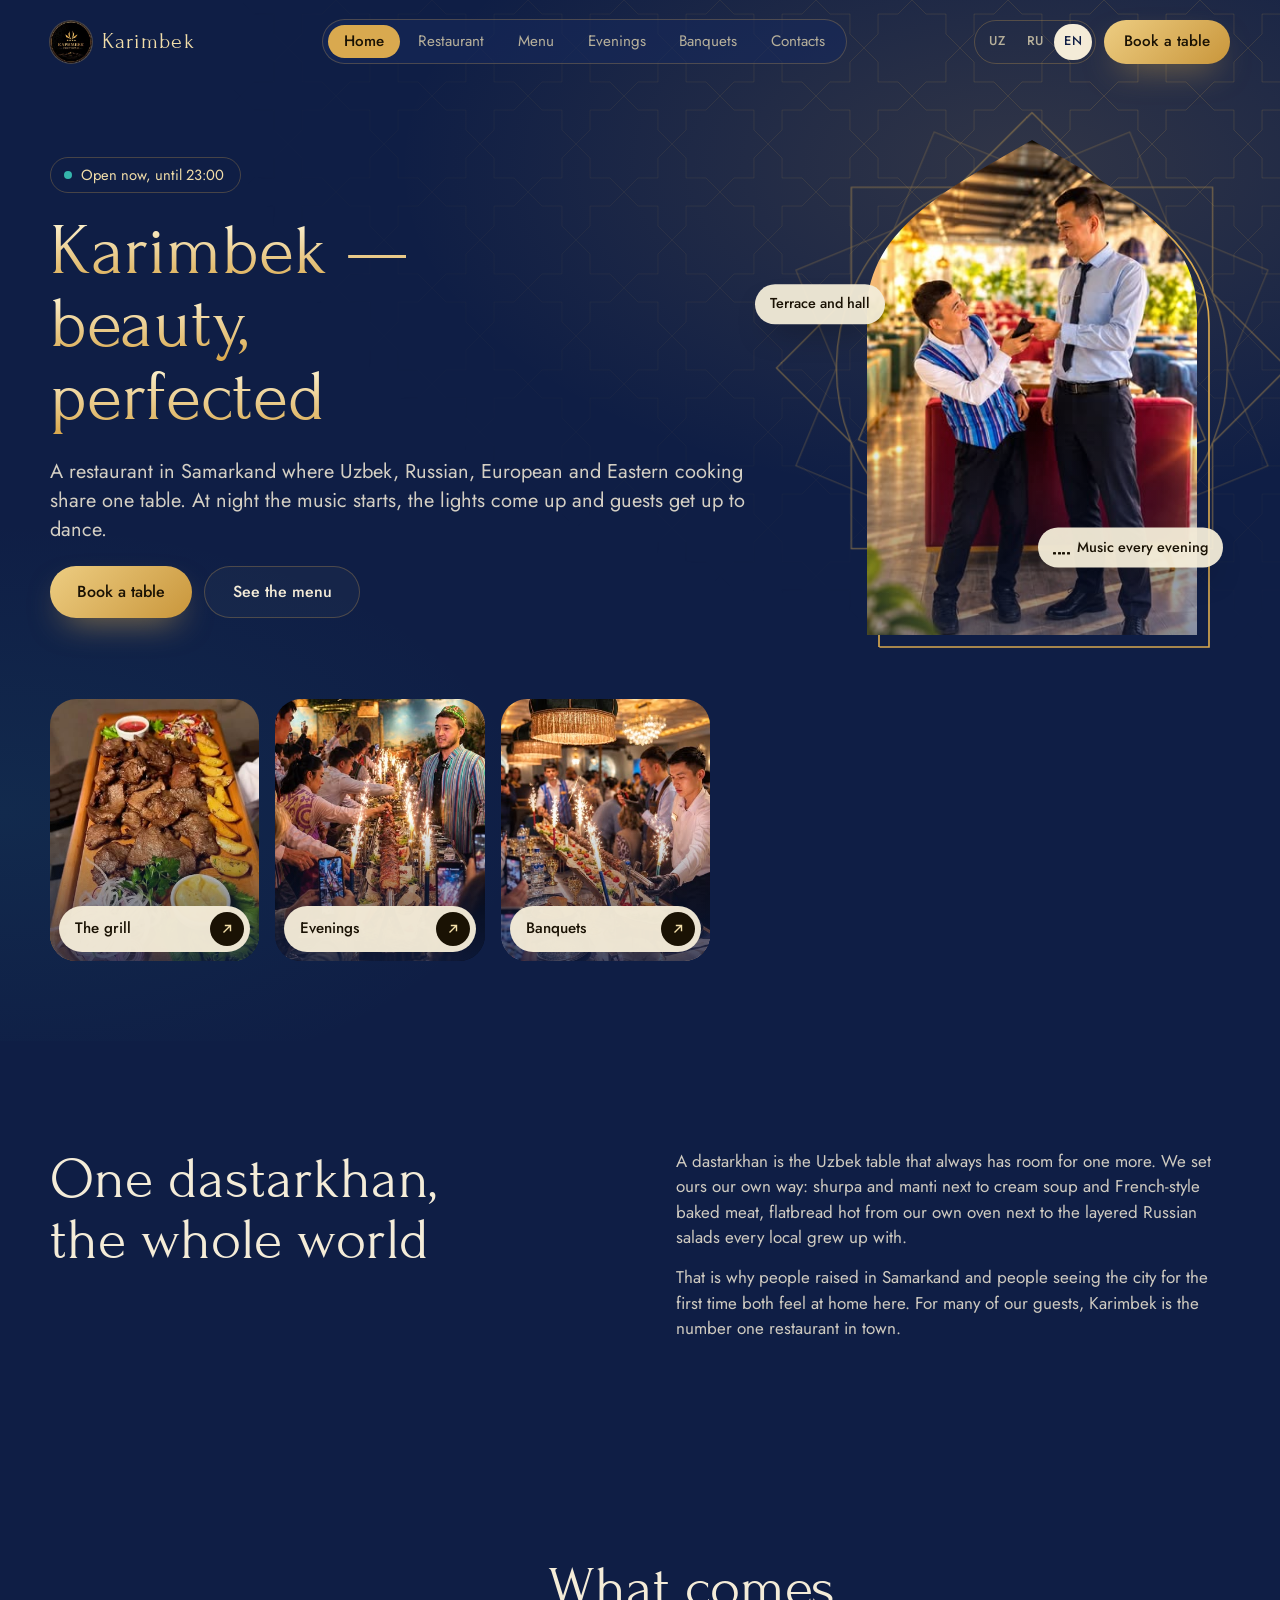
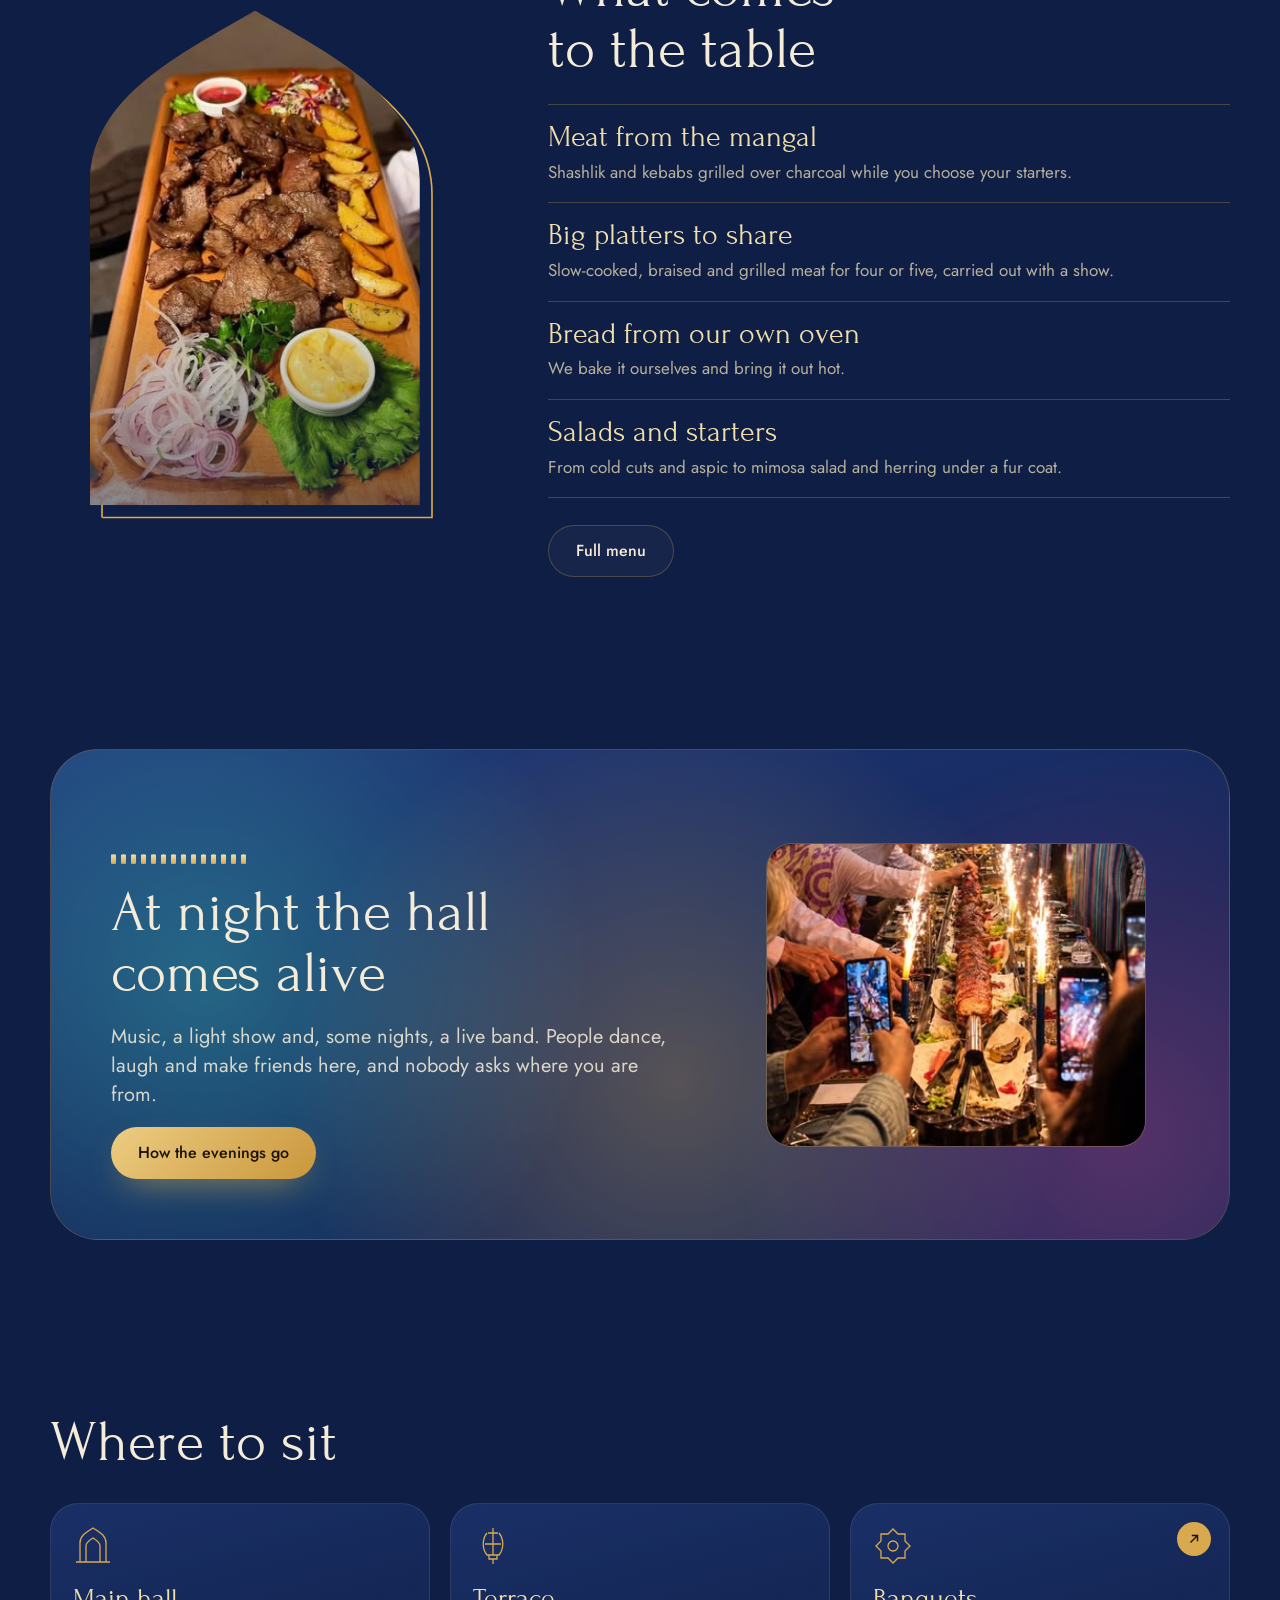
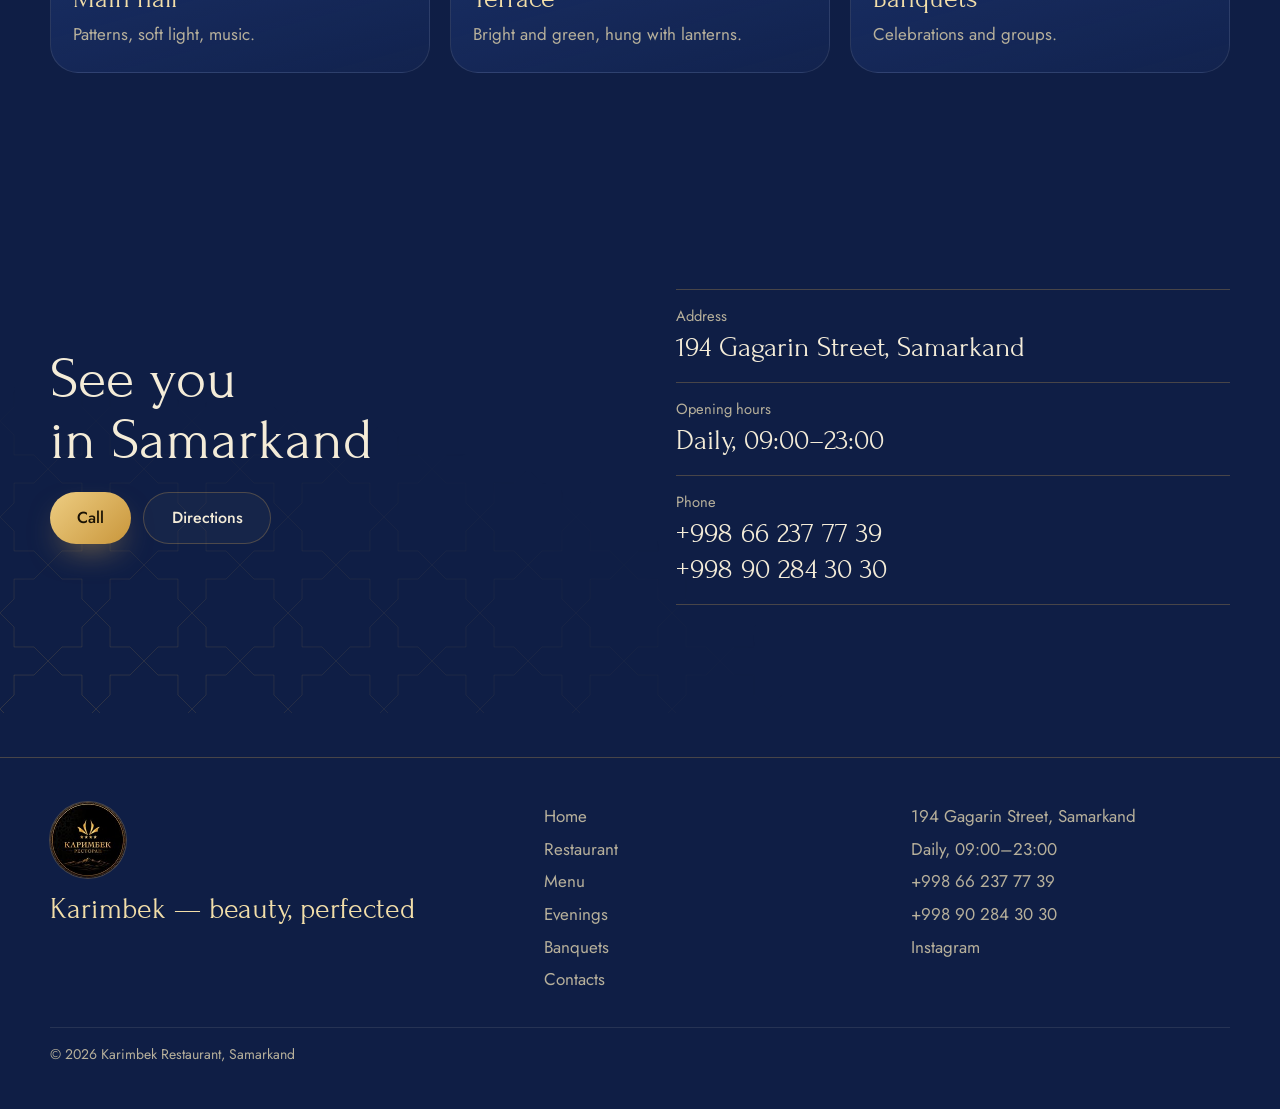
<file: index.html>
<!doctype html>
<html lang="ru">
<head>
<meta charset="utf-8">
<meta name="viewport" content="width=device-width, initial-scale=1, viewport-fit=cover">
<title data-i18n="home.title">Каримбек — ресторан в Самарканде. Красота в совершенстве</title>
<meta name="description" content="Ресторан «Каримбек» в Самарканде: узбекская, русская, европейская и восточная кухни, терраса, музыка и танцы каждый вечер. Ул. Гагарина, 194. Ежедневно 09:00–23:00.">
<meta name="theme-color" content="#0F1E45">
<meta name="robots" content="noindex, nofollow">
<meta property="og:title" content="Каримбек — ресторан в Самарканде">
<meta property="og:description" content="Один дастархан — весь мир. Узбекская, русская, европейская и восточная кухни, музыка и танцы каждый вечер.">
<meta property="og:image" content="assets/img/logo.jpg">
<link rel="icon" href="assets/img/logo.jpg">
<script>document.documentElement.classList.add('js');setTimeout(function(){document.documentElement.classList.add('ready')},1800)</script>
<link rel="preconnect" href="https://fonts.googleapis.com">
<link rel="preconnect" href="https://fonts.gstatic.com" crossorigin>
<link href="https://fonts.googleapis.com/css2?family=Forum&family=Jost:wght@400;500&display=swap" rel="stylesheet">
<link rel="stylesheet" href="assets/css/style.css">
<script type="application/ld+json">
{"@context":"https://schema.org","@type":"Restaurant","name":"Karimbek","image":"assets/img/logo.jpg","telephone":"+998662377739","servesCuisine":["Uzbek","Russian","European","Eastern"],"address":{"@type":"PostalAddress","streetAddress":"Gagarin ko‘chasi, 194","addressLocality":"Samarqand","addressCountry":"UZ"},"openingHours":"Mo-Su 09:00-23:00","sameAs":["https://www.instagram.com/karimbek_restaurant_samarqand/"]}
</script>
</head>
<body data-page="home">
<div id="site-header"></div>

<main id="main">

  <!-- Первый экран -->
  <section class="hero">
    <div class="pattern" aria-hidden="true"></div>
    <div class="wrap hero__grid">
      <div class="hero__copy">
        <p class="status" data-status data-reveal="rise"><span class="status__dot"></span><span data-status-text>Ежедневно 09:00–23:00</span></p>
        <h1 class="display" data-split data-i18n="home.h1">Каримбек&nbsp;—<br>красота<br>в совершенстве</h1>
        <p class="lead" data-reveal="rise" style="--wait:350ms" data-i18n="home.lead">Ресторан в Самарканде, где за одним столом встречаются узбекская, русская, европейская и восточная кухни. Вечером здесь звучит музыка, загорается свет и гости танцуют.</p>
        <div class="btn-row" data-reveal="rise" style="--wait:500ms">
          <a class="btn btn--gold btn--pulse" data-book href="contacts.html#booking" data-i18n="cta.book">Забронировать стол</a>
          <a class="btn btn--ghost" href="menu.html" data-i18n="cta.menu">Смотреть меню</a>
        </div>
      </div>

      <div class="hero__art" data-live>
        <svg class="rosette" data-rosette data-spin="0.06" aria-hidden="true"></svg>
        <figure class="arch" data-reveal="arch">
          <div class="arch__clip"><img src="assets/img/terrace.jpg" width="360" height="640" alt="Терраса ресторана: красные диваны, зелень и восточные фонари" data-i18n-alt="alt.terrace"></div>
          <svg class="arch__frame" viewBox="0 0 100 150" aria-hidden="true"><path pathLength="1" d="M0 150V52C0 26 28 13 50 0c22 13 50 26 50 52v98z"/></svg>
        </figure>
        <span class="chip chip--float chip--a" data-reveal="pop" style="--wait:450ms" data-parallax="-30" data-i18n="home.chip1">Терраса и зал</span>
        <span class="chip chip--float chip--b" data-reveal="pop" style="--wait:650ms" data-parallax="34"><span class="eq eq--mini" data-eq="4" aria-hidden="true"></span><span data-i18n="home.chip2">Музыка каждый вечер</span></span>
        <span class="vert" aria-hidden="true">Samarqand</span>
      </div>
    </div>

    <div class="wrap">
      <div class="trio" data-stagger>
        <a class="tile" href="menu.html" data-reveal="zoom">
          <img src="assets/img/grill.jpg" width="360" height="640" loading="lazy" alt="Мясо с мангала на деревянной доске с картофелем, луком и соусами" data-i18n-alt="alt.grill">
          <span class="tile__label"><span data-i18n="home.trio1">Мангал</span><span class="go"></span></span>
        </a>
        <a class="tile" href="evenings.html" data-reveal="zoom">
          <img src="assets/img/shashlik.jpg" width="360" height="640" loading="lazy" style="object-position:50% 100%" alt="Гигантский шашлык с огнями, гости снимают на телефоны" data-i18n-alt="alt.shashlik">
          <span class="tile__label"><span data-i18n="home.trio2">Вечера</span><span class="go"></span></span>
        </a>
        <a class="tile" href="banquets.html" data-reveal="zoom">
          <img src="assets/img/feast.jpg" width="360" height="640" loading="lazy" alt="Праздничный стол: длинное блюдо с мясом выносят с огнями" data-i18n-alt="alt.feast">
          <span class="tile__label"><span data-i18n="home.trio3">Банкеты</span><span class="go"></span></span>
        </a>
      </div>
    </div>
  </section>

  <!-- Идея ресторана -->
  <section class="section">
    <div class="wrap two">
      <h2 class="h2" data-split data-i18n="home.concept.h">Один дастархан&nbsp;—<br>весь мир</h2>
      <div class="prose">
        <p data-reveal="rise" data-i18n="home.concept.p1">Дастархан — узбекский стол, за которым хватает места каждому. Мы накрываем его по-своему: рядом с шурпой и мантами стоят крем-суп и мясо по-французски, рядом с горячей лепёшкой, которую пекут здесь же, — сельдь под шубой и мимоза.</p>
        <p data-reveal="rise" style="--i:1" data-i18n="home.concept.p2">Поэтому у нас хорошо и тем, кто вырос в Самарканде, и тем, кто приехал сюда впервые. Для многих гостей «Каримбек» — ресторан номер один в городе.</p>
      </div>
    </div>

  </section>

  <!-- Кухня -->
  <section class="section">
    <div class="wrap food__grid">
      <div class="food__art">
        <figure class="arch" data-reveal="arch" data-parallax="-36">
          <div class="arch__clip"><img src="assets/img/grill.jpg" width="360" height="640" loading="lazy" alt="Мясо с мангала на деревянной доске с картофелем, луком и соусами" data-i18n-alt="alt.grill"></div>
          <svg class="arch__frame" viewBox="0 0 100 150" aria-hidden="true"><path pathLength="1" d="M0 150V52C0 26 28 13 50 0c22 13 50 26 50 52v98z"/></svg>
        </figure>
      </div>
      <div>
        <h2 class="h2" data-split data-i18n="home.food.h">Что подают<br>к столу</h2>
        <ul class="rows">
          <li data-reveal="row"><h3 data-i18n="home.food.1t">Мясо с мангала</h3><p data-i18n="home.food.1d">Шашлыки и кебабы, которые жарят на углях, пока вы выбираете закуски.</p></li>
          <li data-reveal="row"><h3 data-i18n="home.food.2t">Большие блюда на компанию</h3><p data-i18n="home.food.2d">Томлёное, тушёное и жаренное на гриле мясо на 4–5 гостей, с эффектной подачей.</p></li>
          <li data-reveal="row"><h3 data-i18n="home.food.3t">Лепёшки своей выпечки</h3><p data-i18n="home.food.3d">Печём сами и выносим горячими.</p></li>
          <li data-reveal="row"><h3 data-i18n="home.food.4t">Салаты и закуски</h3><p data-i18n="home.food.4d">От мясного ассорти и холодца до мимозы и сельди под шубой.</p></li>
        </ul>
        <div class="btn-row" data-reveal="rise">
          <a class="btn btn--ghost" href="menu.html" data-i18n="cta.fullmenu">Всё меню</a>
        </div>
      </div>
    </div>
  </section>

  <!-- Вечера -->
  <section class="section section--tight">
    <div class="wrap">
      <div class="stage" data-live>
        <div class="lights" aria-hidden="true"><i></i><i></i><i></i></div>
        <div class="stage__body">
          <div class="eq" data-eq="14" aria-hidden="true"></div>
          <h2 class="h2" data-split data-i18n="home.eve.h">Вечером зал<br>оживает</h2>
          <p class="lead" data-reveal="rise" data-i18n="home.eve.p">Музыка, светомузыка, а иногда и живое выступление. Здесь танцуют, смеются и знакомятся — и никого не спрашивают, откуда он приехал.</p>
          <div class="btn-row" data-reveal="rise">
            <a class="btn btn--gold" href="evenings.html" data-i18n="home.eve.cta">Как проходят вечера</a>
          </div>
        </div>
        <figure class="stage__photo" data-reveal="zoom">
          <img src="assets/img/shashlik.jpg" width="360" height="640" loading="lazy" alt="Гигантский шашлык с огнями, гости снимают на телефоны" data-i18n-alt="alt.shashlik">
        </figure>
      </div>
    </div>
  </section>

  <!-- Пространства -->
  <section class="section">
    <div class="wrap">
      <h2 class="h2" data-split data-i18n="home.spaces.h">Где сесть</h2>
      <div class="cards cards--spots" data-stagger>
        <article class="card" data-reveal="rise">
          <svg class="card__ico" viewBox="0 0 40 40" fill="none" stroke="currentColor" stroke-width="1.3" aria-hidden="true"><path d="M7 36V17C7 9 14 6 20 2c6 4 13 7 13 15v19M13 36V20c0-4 4-6 7-8 3 2 7 4 7 8v16M3 36h34"/></svg>
          <h3 data-i18n="home.sp.1t">Основной зал</h3>
          <p data-i18n="home.sp.1d">Узоры, мягкий свет, музыка.</p>
        </article>
        <article class="card" data-reveal="rise">
          <svg class="card__ico" viewBox="0 0 40 40" fill="none" stroke="currentColor" stroke-width="1.3" aria-hidden="true"><path d="M20 2v5M15 7h10M14 7c-5 6-5 16 0 22h12c5-6 5-16 0-22M16 29h8v4h-8zM20 33v5M20 7v22M12 18h16"/></svg>
          <h3 data-i18n="home.sp.2t">Терраса</h3>
          <p data-i18n="home.sp.2d">Светлая, с зеленью и фонарями.</p>
        </article>
        <a class="card" href="banquets.html" data-reveal="rise">
          <span class="go"></span>
          <svg class="card__ico" viewBox="0 0 40 40" fill="none" stroke="currentColor" stroke-width="1.3" aria-hidden="true"><path d="M37 20 32.02 24.98V32.02H24.98L20 37 15.02 32.02H7.98V24.98L3 20 7.98 15.02V7.98H15.02L20 3 24.98 7.98H32.02V15.02Z"/><circle cx="20" cy="20" r="5"/></svg>
          <h3 data-i18n="home.sp.3t">Банкеты</h3>
          <p data-i18n="home.sp.3d">Праздники и компании.</p>
        </a>
      </div>
    </div>
  </section>

  <!-- Как нас найти -->
  <section class="section">
    <div class="pattern pattern--left" aria-hidden="true"></div>
    <div class="wrap visit__grid">
      <div class="visit__lead">
        <h2 class="h2" data-split data-i18n="home.visit.h">Ждём вас<br>в Самарканде</h2>
        <div class="btn-row" data-reveal="rise">
          <a class="btn btn--gold" href="tel:+998662377739" data-i18n="cta.call">Позвонить</a>
          <a class="btn btn--ghost" href="https://yandex.uz/maps/org/karimbek/234049585658/" target="_blank" rel="noopener" data-i18n="cta.route">Маршрут</a>
        </div>
      </div>
      <dl class="facts">
        <div data-reveal="row"><dt data-i18n="fact.address">Адрес</dt><dd data-i18n="fact.address.v">Самарканд, ул. Гагарина, 194</dd></div>
        <div data-reveal="row"><dt data-i18n="fact.hours">Часы работы</dt><dd data-i18n="fact.hours.v">Ежедневно, 09:00–23:00</dd></div>
        <div data-reveal="row"><dt data-i18n="fact.phone">Телефон</dt><dd><a href="tel:+998662377739">+998 66 237 77 39</a><br><a href="tel:+998902843030">+998 90 284 30 30</a></dd></div>
      </dl>
    </div>
  </section>

</main>

<div id="site-footer"></div>
<script src="assets/js/i18n.js"></script>
<script src="assets/js/main.js"></script>
</body>
</html>
</file>
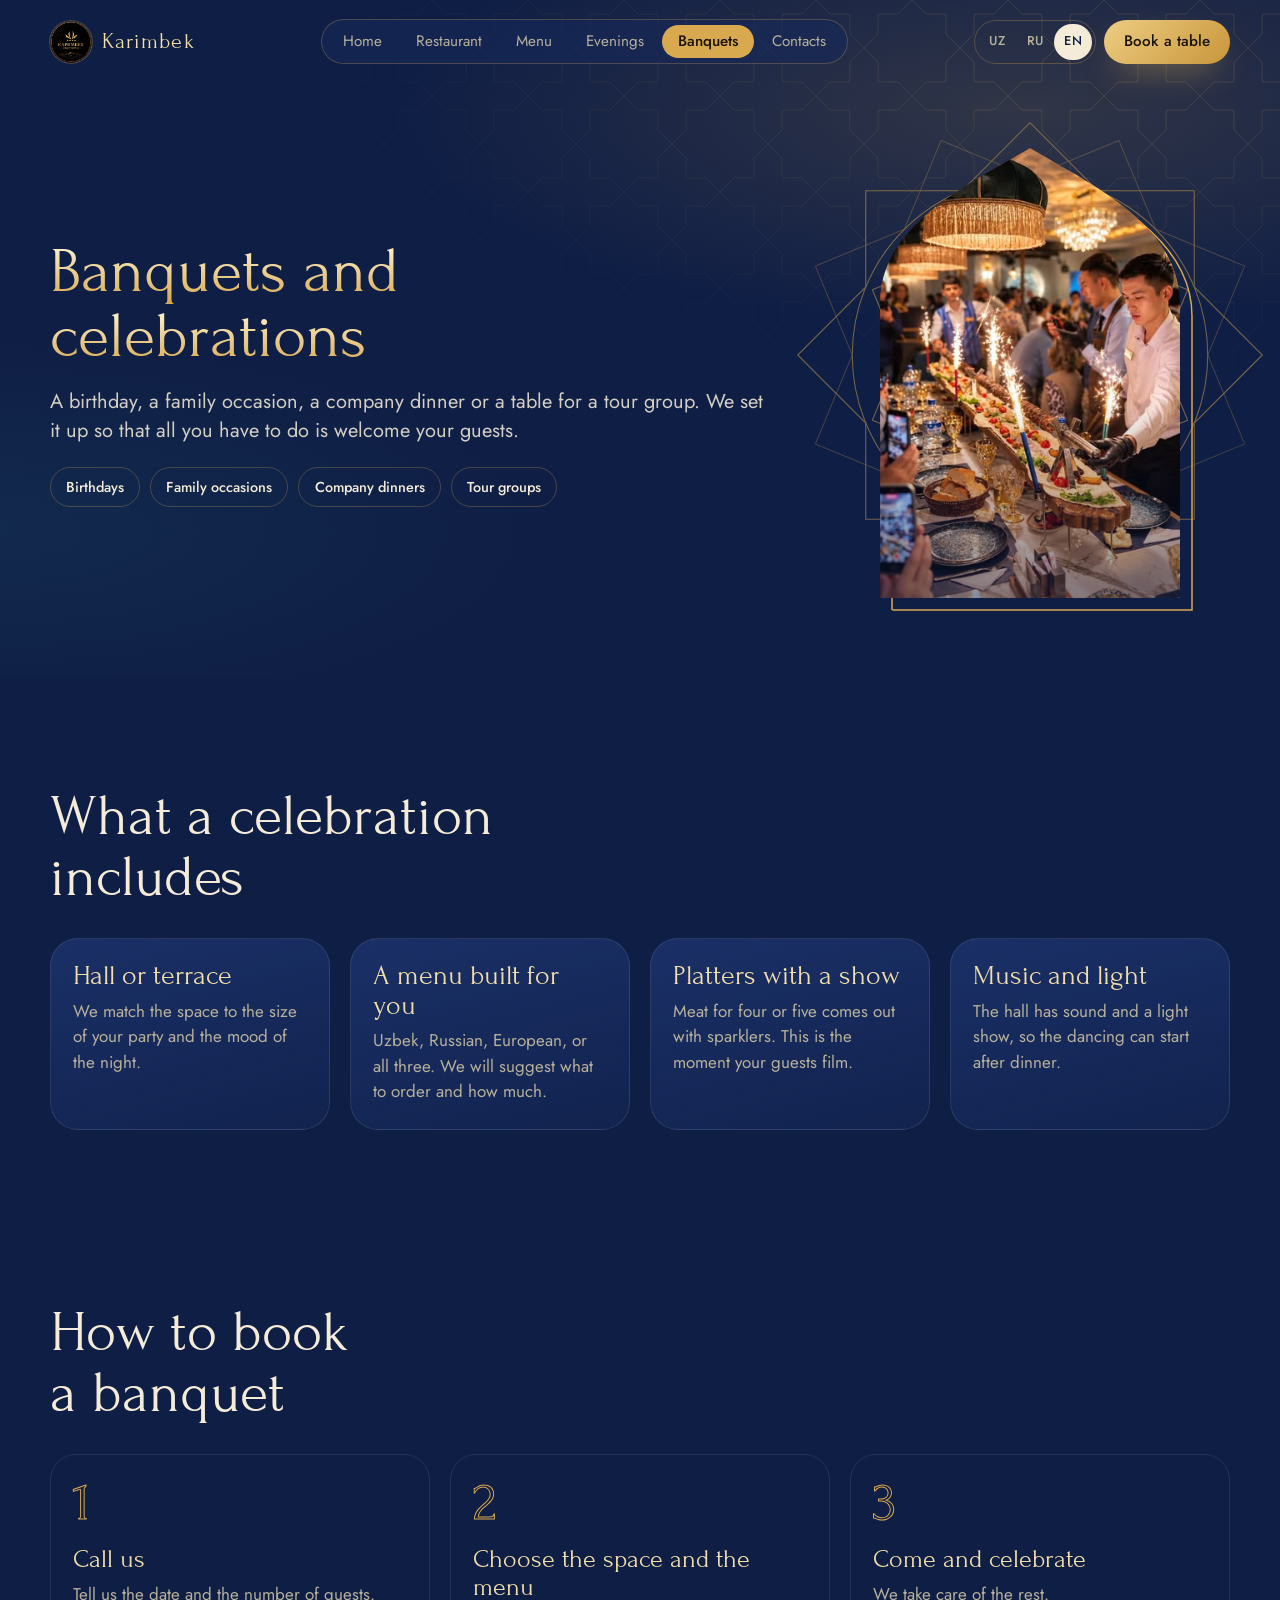
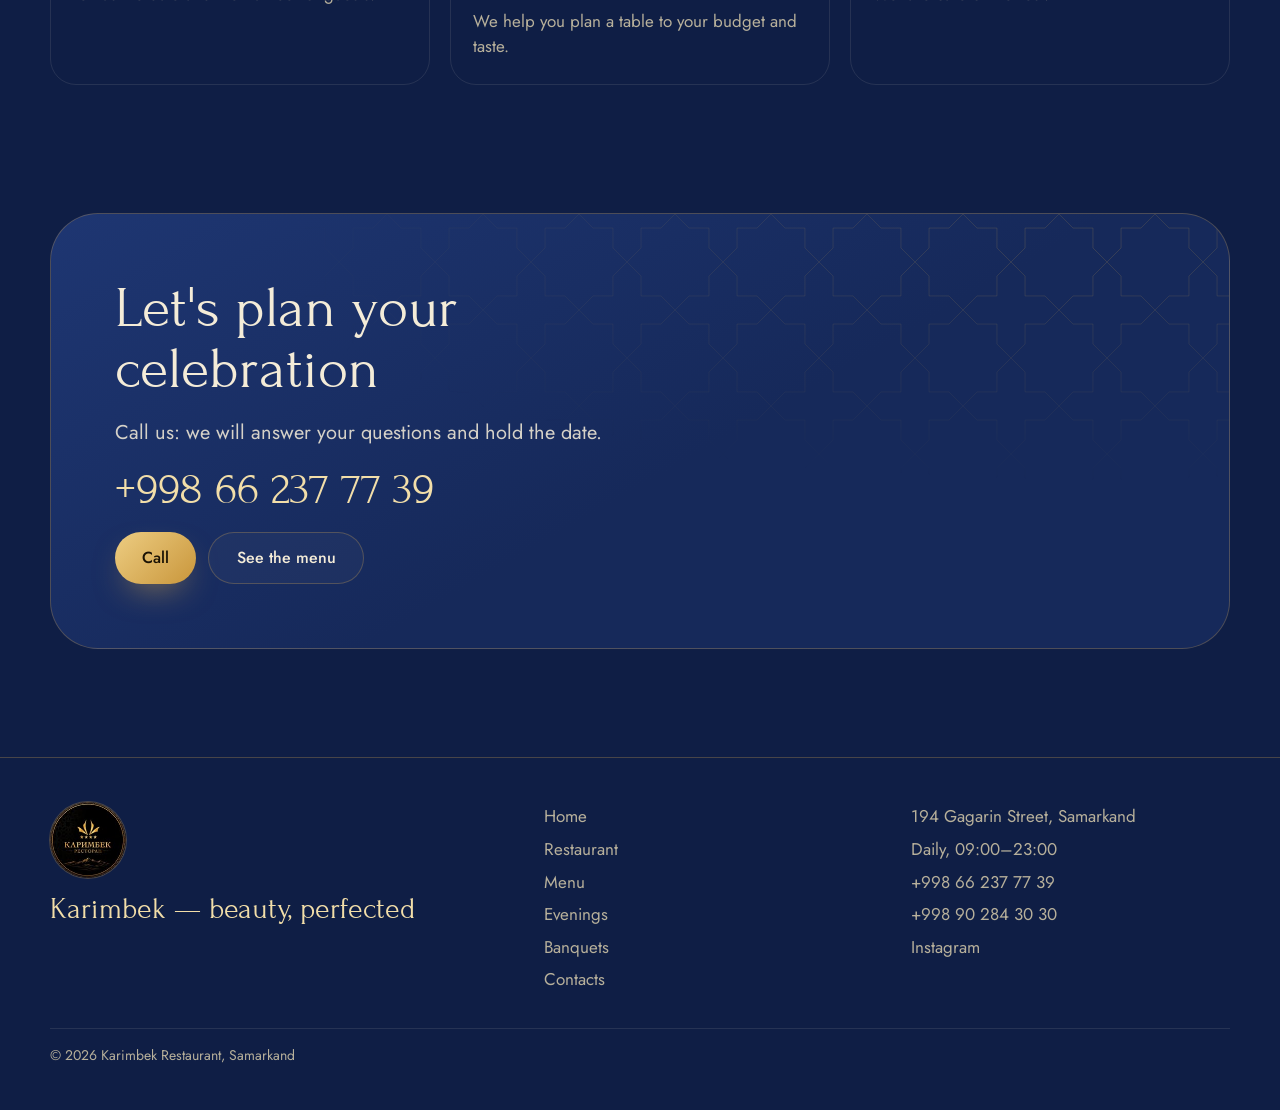
<file: banquets.html>
<!doctype html>
<html lang="ru">
<head>
<meta charset="utf-8">
<meta name="viewport" content="width=device-width, initial-scale=1, viewport-fit=cover">
<title data-i18n="ban.title">Банкеты и праздники — Каримбек, Самарканд</title>
<meta name="description" content="Банкеты в ресторане «Каримбек» в Самарканде: дни рождения, семейные торжества, корпоративные ужины и столы для туристических групп. Зал или терраса, музыка и свет.">
<meta name="theme-color" content="#0F1E45">
<meta name="robots" content="noindex, nofollow">
<link rel="icon" href="assets/img/logo.jpg">
<script>document.documentElement.classList.add('js');setTimeout(function(){document.documentElement.classList.add('ready')},1800)</script>
<link rel="preconnect" href="https://fonts.googleapis.com">
<link rel="preconnect" href="https://fonts.gstatic.com" crossorigin>
<link href="https://fonts.googleapis.com/css2?family=Forum&family=Jost:wght@400;500&display=swap" rel="stylesheet">
<link rel="stylesheet" href="assets/css/style.css">
</head>
<body data-page="banquets">
<div id="site-header"></div>

<main id="main">

  <section class="phero">
    <div class="pattern" aria-hidden="true"></div>
    <div class="wrap phero__grid">
      <div class="phero__copy">
        <h1 class="display display--sm" data-split data-i18n="ban.h1">Банкеты<br>и праздники</h1>
        <p class="lead" data-reveal="rise" style="--wait:300ms" data-i18n="ban.lead">День рождения, семейное торжество, корпоративный ужин или стол для туристической группы. Накроем так, чтобы вам осталось только принимать гостей.</p>
        <div class="chips" data-stagger>
          <span class="chip chip--line" data-reveal="pop" data-i18n="ban.o1">Дни рождения</span>
          <span class="chip chip--line" data-reveal="pop" data-i18n="ban.o2">Семейные торжества</span>
          <span class="chip chip--line" data-reveal="pop" data-i18n="ban.o3">Корпоративные ужины</span>
          <span class="chip chip--line" data-reveal="pop" data-i18n="ban.o4">Туристические группы</span>
        </div>
      </div>
      <div class="phero__art">
        <svg class="rosette" data-rosette data-spin="0.06" aria-hidden="true"></svg>
        <figure class="arch" data-reveal="arch">
          <div class="arch__clip"><img src="assets/img/feast.jpg" width="360" height="640" alt="Праздничный стол: длинное блюдо с мясом выносят с огнями" data-i18n-alt="alt.feast"></div>
          <svg class="arch__frame" viewBox="0 0 100 150" aria-hidden="true"><path pathLength="1" d="M0 150V52C0 26 28 13 50 0c22 13 50 26 50 52v98z"/></svg>
        </figure>
      </div>
    </div>
  </section>

  <section class="section">
    <div class="wrap">
      <h2 class="h2" data-split data-i18n="ban.w.h">Что входит<br>в праздник</h2>
      <div class="cards cards--4" data-stagger>
        <article class="card" data-reveal="rise">
          <h3 data-i18n="ban.w1t">Зал или терраса</h3>
          <p data-i18n="ban.w1d">Подберём место под размер компании и настроение вечера.</p>
        </article>
        <article class="card" data-reveal="rise">
          <h3 data-i18n="ban.w2t">Меню под вас</h3>
          <p data-i18n="ban.w2d">Узбекское, русское, европейское — или всё вместе. Посоветуем, чего и сколько заказать.</p>
        </article>
        <article class="card" data-reveal="rise">
          <h3 data-i18n="ban.w3t">Большие блюда с подачей</h3>
          <p data-i18n="ban.w3d">Мясо на 4–5 персон выносят с огнями — этот момент гости снимают на телефон.</p>
        </article>
        <article class="card" data-reveal="rise">
          <h3 data-i18n="ban.w4t">Музыка и свет</h3>
          <p data-i18n="ban.w4d">В зале есть звук и светомузыка, чтобы после ужина можно было танцевать.</p>
        </article>
      </div>
    </div>
  </section>

  <section class="section section--tight">
    <div class="wrap">
      <h2 class="h2" data-split data-i18n="ban.s.h">Как заказать<br>банкет</h2>
      <ol class="steps" data-stagger>
        <li data-reveal="rise"><h3 data-i18n="ban.s1t">Позвоните</h3><p data-i18n="ban.s1d">Назовите дату и число гостей.</p></li>
        <li data-reveal="rise"><h3 data-i18n="ban.s2t">Выберите зал и меню</h3><p data-i18n="ban.s2d">Поможем составить стол под ваш бюджет и вкус.</p></li>
        <li data-reveal="rise"><h3 data-i18n="ban.s3t">Приходите праздновать</h3><p data-i18n="ban.s3d">Остальное сделаем мы.</p></li>
      </ol>
    </div>
  </section>

  <section class="section section--tight">
    <div class="wrap">
      <div class="cta">
        <div class="pattern" aria-hidden="true"></div>
        <h2 class="h2" data-split data-i18n="ban.cta.h">Обсудим ваш<br>праздник</h2>
        <p class="lead" data-reveal="rise" data-i18n="ban.cta.p">Позвоните — ответим на вопросы и забронируем дату.</p>
        <a class="cta__tel" href="tel:+998662377739" data-reveal="rise">+998 66 237 77 39</a>
        <div class="btn-row" data-reveal="rise">
          <a class="btn btn--gold" href="tel:+998662377739" data-i18n="cta.call">Позвонить</a>
          <a class="btn btn--ghost" href="menu.html" data-i18n="cta.menu">Смотреть меню</a>
        </div>
      </div>
    </div>
  </section>

</main>

<div id="site-footer"></div>
<script src="assets/js/i18n.js"></script>
<script src="assets/js/main.js"></script>
</body>
</html>
</file>
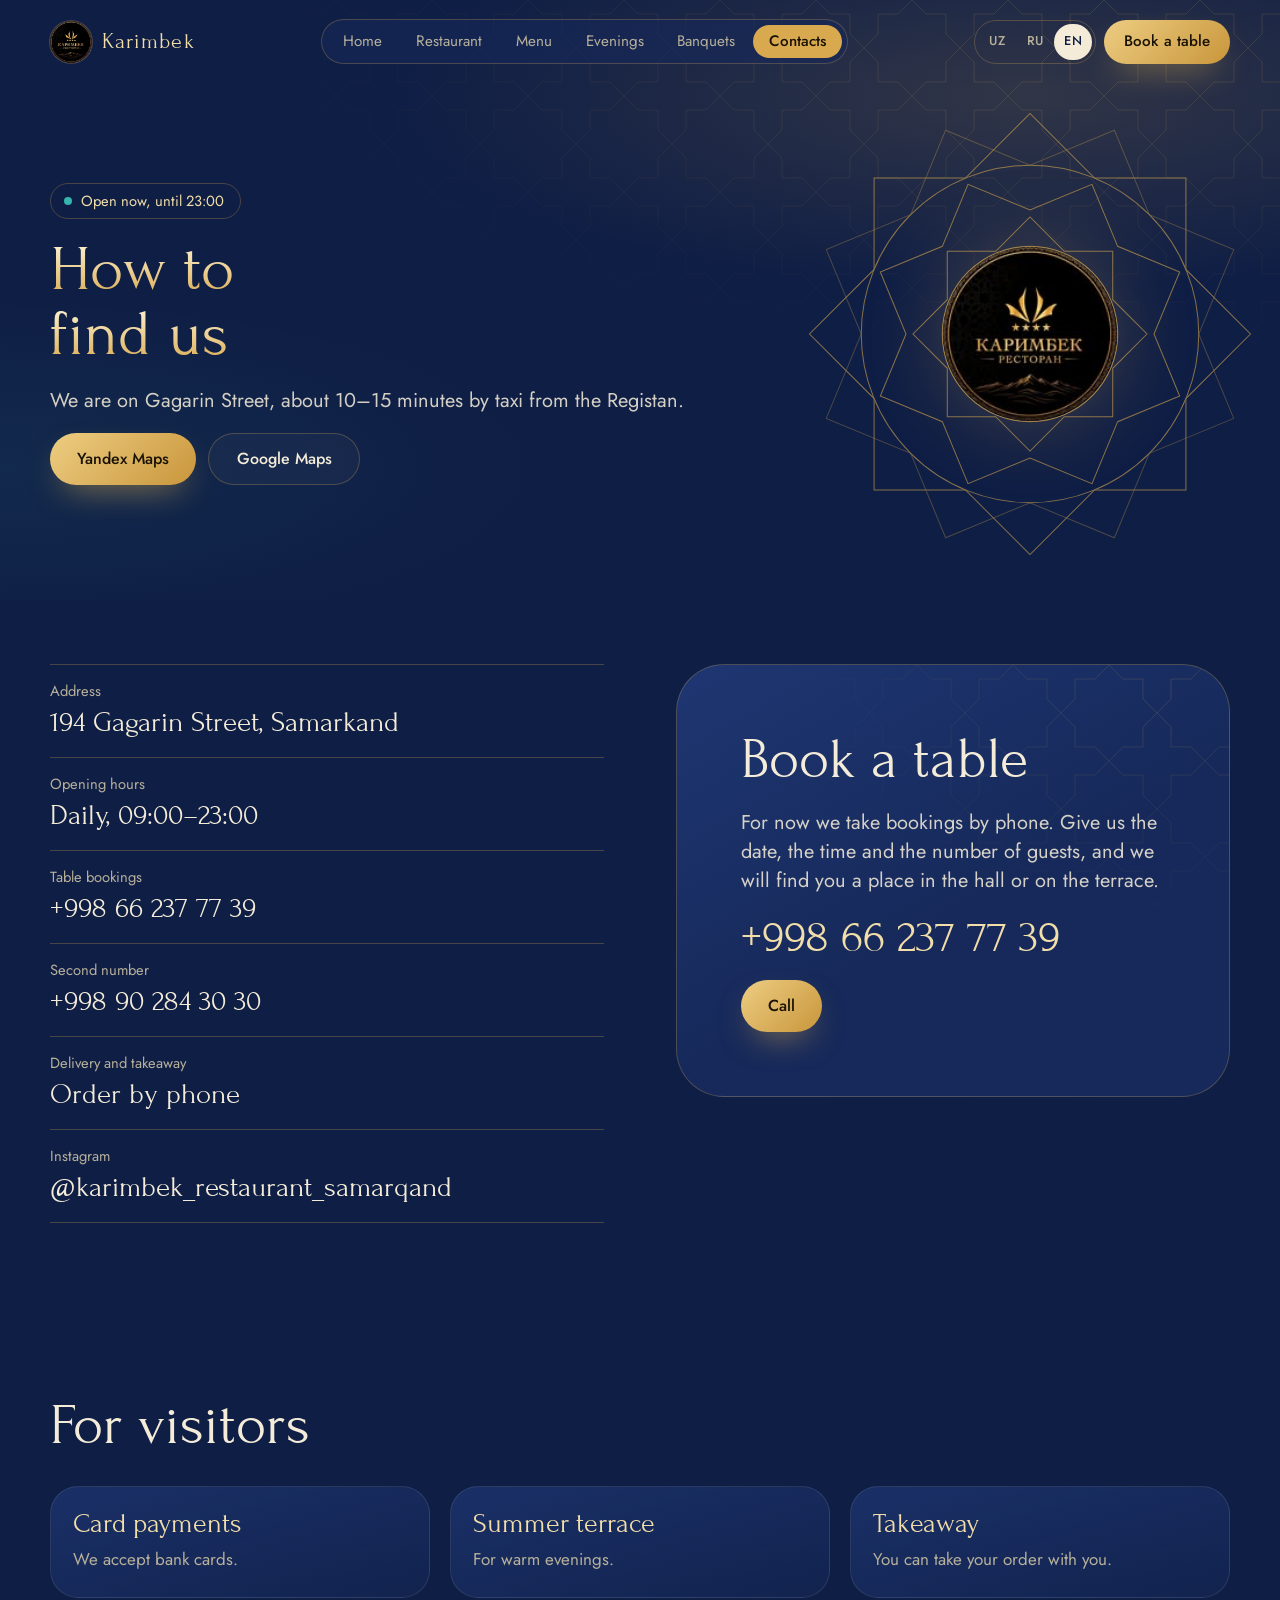
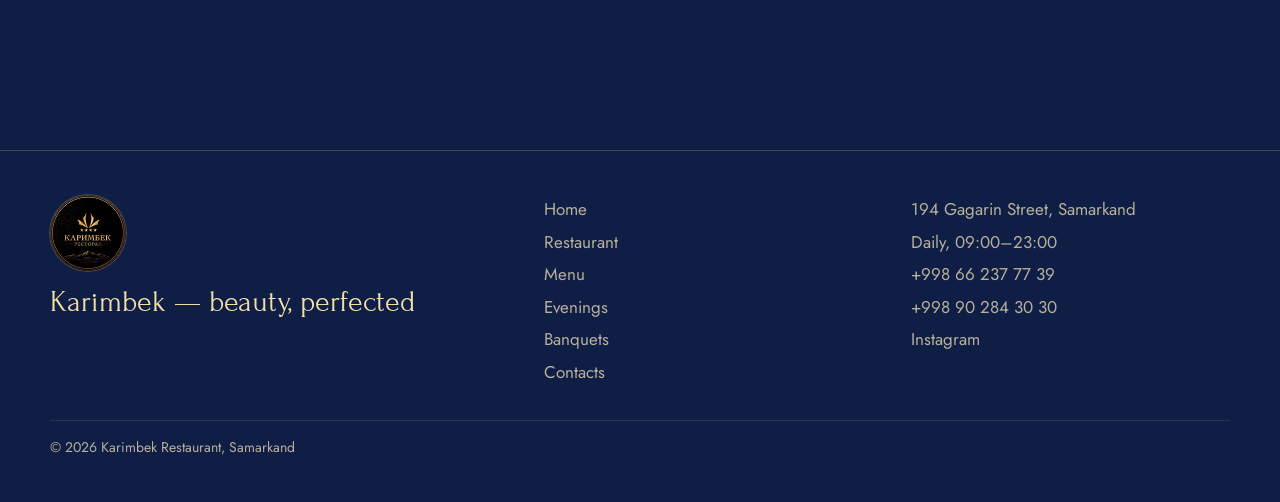
<file: contacts.html>
<!doctype html>
<html lang="ru">
<head>
<meta charset="utf-8">
<meta name="viewport" content="width=device-width, initial-scale=1, viewport-fit=cover">
<title data-i18n="con.title">Контакты и бронь — Каримбек, Самарканд</title>
<meta name="description" content="Ресторан «Каримбек»: Самарканд, ул. Гагарина, 194. Ежедневно 09:00–23:00. Бронь столов и доставка: +998 66 237 77 39.">
<meta name="theme-color" content="#0F1E45">
<meta name="robots" content="noindex, nofollow">
<link rel="icon" href="assets/img/logo.jpg">
<script>document.documentElement.classList.add('js');setTimeout(function(){document.documentElement.classList.add('ready')},1800)</script>
<link rel="preconnect" href="https://fonts.googleapis.com">
<link rel="preconnect" href="https://fonts.gstatic.com" crossorigin>
<link href="https://fonts.googleapis.com/css2?family=Forum&family=Jost:wght@400;500&display=swap" rel="stylesheet">
<link rel="stylesheet" href="assets/css/style.css">
</head>
<body data-page="contacts">
<div id="site-header"></div>

<main id="main">

  <section class="phero">
    <div class="pattern" aria-hidden="true"></div>
    <div class="wrap phero__grid">
      <div class="phero__copy">
        <p class="status" data-status data-reveal="rise"><span class="status__dot"></span><span data-status-text>Ежедневно 09:00–23:00</span></p>
        <h1 class="display display--sm" data-split data-i18n="con.h1">Как нас<br>найти</h1>
        <p class="lead" data-reveal="rise" style="--wait:300ms" data-i18n="con.lead">Мы на улице Гагарина — примерно 10–15 минут на такси от Регистана.</p>
        <div class="btn-row" data-reveal="rise" style="--wait:450ms">
          <a class="btn btn--gold" href="https://yandex.uz/maps/org/karimbek/234049585658/" target="_blank" rel="noopener" data-i18n="con.m.y">Яндекс Карты</a>
          <a class="btn btn--ghost" href="https://www.google.com/maps/search/?api=1&query=Karimbek+Restaurant%2C+Gagarin+194%2C+Samarkand" target="_blank" rel="noopener" data-i18n="con.m.g">Google Maps</a>
        </div>
      </div>
      <div class="phero__art">
        <div class="medal" data-reveal="zoom">
          <svg class="rosette" data-rosette data-spin="0.08" aria-hidden="true"></svg>
          <img src="assets/img/logo.jpg" width="150" height="150" alt="Karimbek">
        </div>
      </div>
    </div>
  </section>

  <section class="section section--tight">
    <div class="wrap visit__grid">
      <dl class="facts">
        <div data-reveal="row"><dt data-i18n="fact.address">Адрес</dt><dd data-i18n="fact.address.v">Самарканд, ул. Гагарина, 194</dd></div>
        <div data-reveal="row"><dt data-i18n="fact.hours">Часы работы</dt><dd data-i18n="fact.hours.v">Ежедневно, 09:00–23:00</dd></div>
        <div data-reveal="row"><dt data-i18n="con.f.book">Бронь столов</dt><dd><a href="tel:+998662377739">+998 66 237 77 39</a></dd></div>
        <div data-reveal="row"><dt data-i18n="con.f.phone2">Ещё один номер</dt><dd><a href="tel:+998902843030">+998 90 284 30 30</a></dd></div>
        <div data-reveal="row"><dt data-i18n="con.f.delivery">Доставка и навынос</dt><dd data-i18n="con.f.delivery.v">Закажите по телефону</dd></div>
        <div data-reveal="row"><dt>Instagram</dt><dd><a href="https://www.instagram.com/karimbek_restaurant_samarqand/" target="_blank" rel="noopener">@karimbek_restaurant_samarqand</a></dd></div>
      </dl>

      <!-- Бронь: пока по телефону. Сюда позже можно поставить форму. -->
      <div class="cta" id="booking">
        <div class="pattern" aria-hidden="true"></div>
        <h2 class="h2" data-split data-i18n="con.b.h">Бронь стола</h2>
        <p class="lead" data-reveal="rise" data-i18n="con.b.p">Сейчас столы бронируем по телефону. Назовите дату, время и число гостей — подберём место в зале или на террасе.</p>
        <a class="cta__tel" href="tel:+998662377739" data-reveal="rise">+998 66 237 77 39</a>
        <div class="btn-row" data-reveal="rise">
          <a class="btn btn--gold btn--pulse" href="tel:+998662377739" data-i18n="cta.call">Позвонить</a>
        </div>
      </div>
    </div>
  </section>

  <section class="section">
    <div class="wrap">
      <h2 class="h2" data-split data-i18n="con.g.h">Гостям города</h2>
      <div class="cards" data-stagger>
        <article class="card" data-reveal="rise">
          <h3 data-i18n="con.g.1t">Оплата картой</h3>
          <p data-i18n="con.g.1d">Принимаем банковские карты.</p>
        </article>
        <article class="card" data-reveal="rise">
          <h3 data-i18n="con.g.2t">Летняя терраса</h3>
          <p data-i18n="con.g.2d">Для тёплых вечеров.</p>
        </article>
        <article class="card" data-reveal="rise">
          <h3 data-i18n="con.g.3t">Еда навынос</h3>
          <p data-i18n="con.g.3d">Заказ можно забрать с собой.</p>
        </article>
      </div>
    </div>
  </section>

</main>

<div id="site-footer"></div>
<script src="assets/js/i18n.js"></script>
<script src="assets/js/main.js"></script>
</body>
</html>
</file>
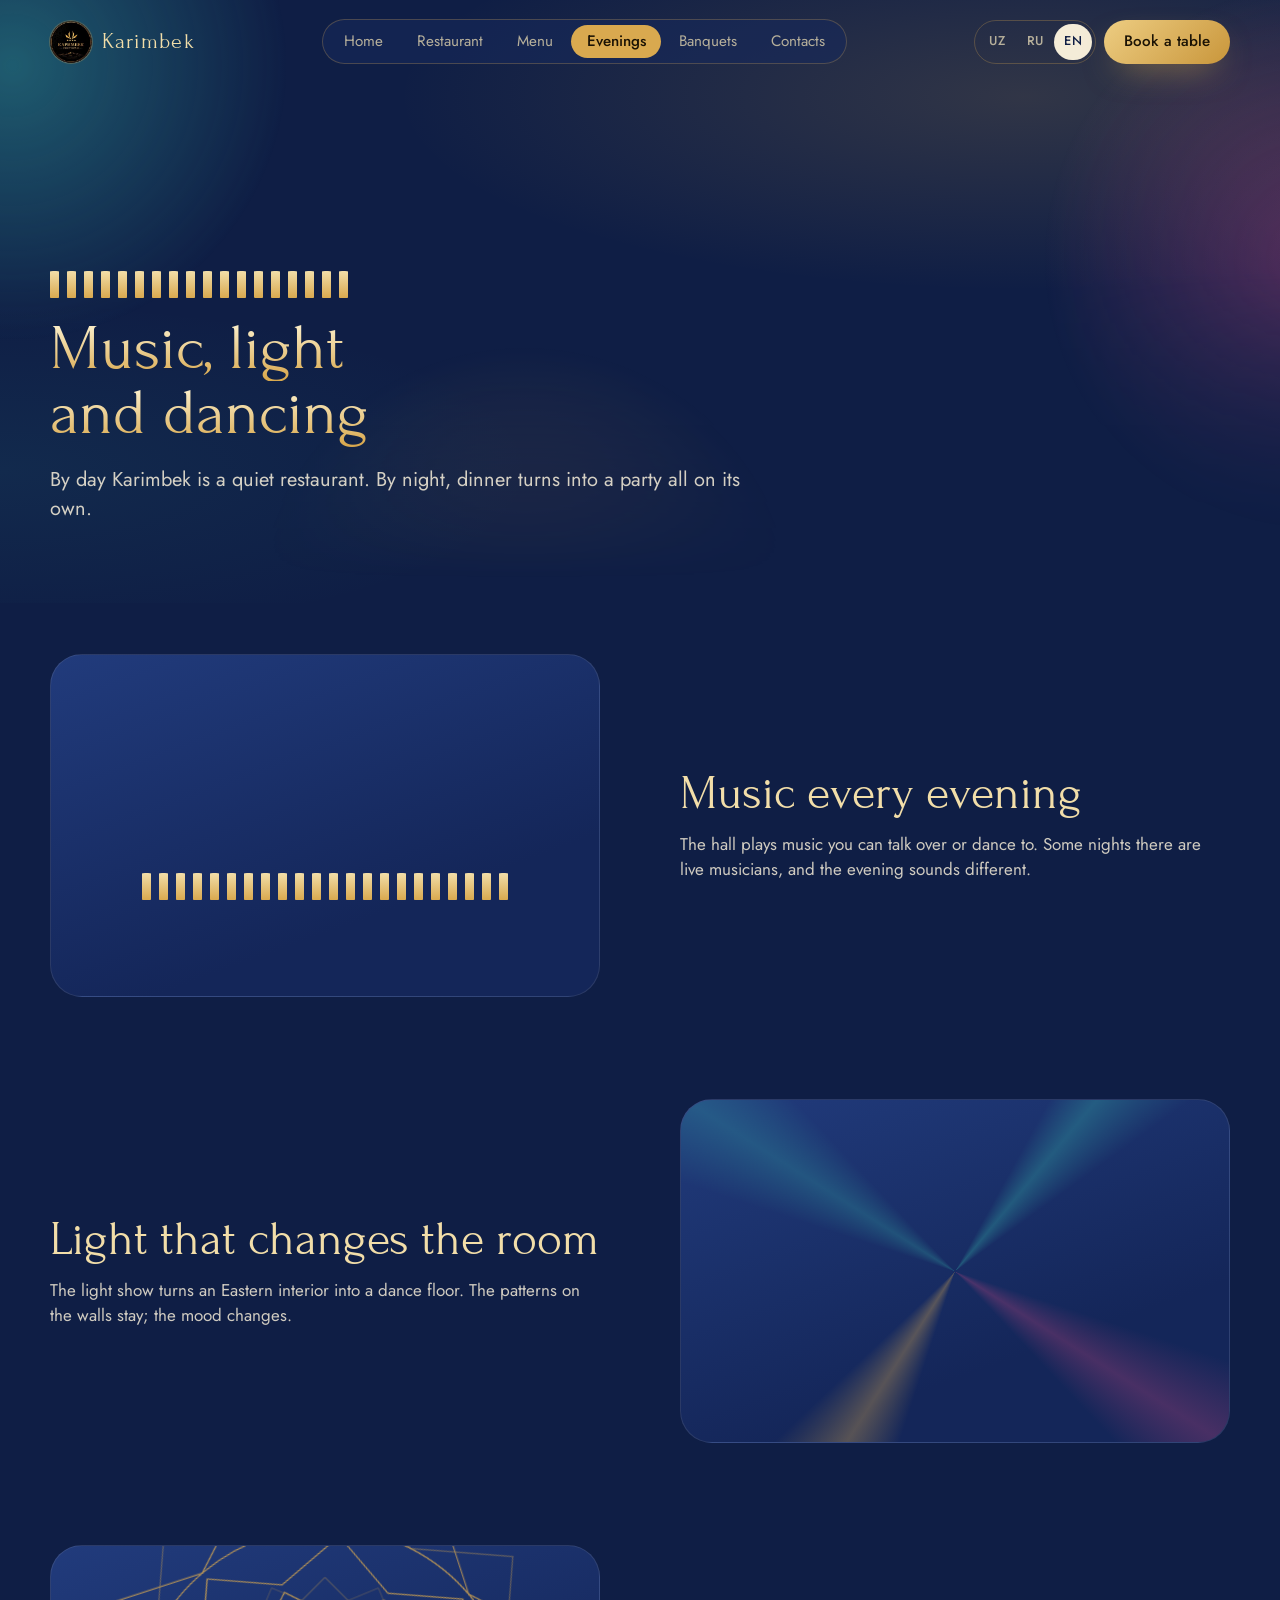
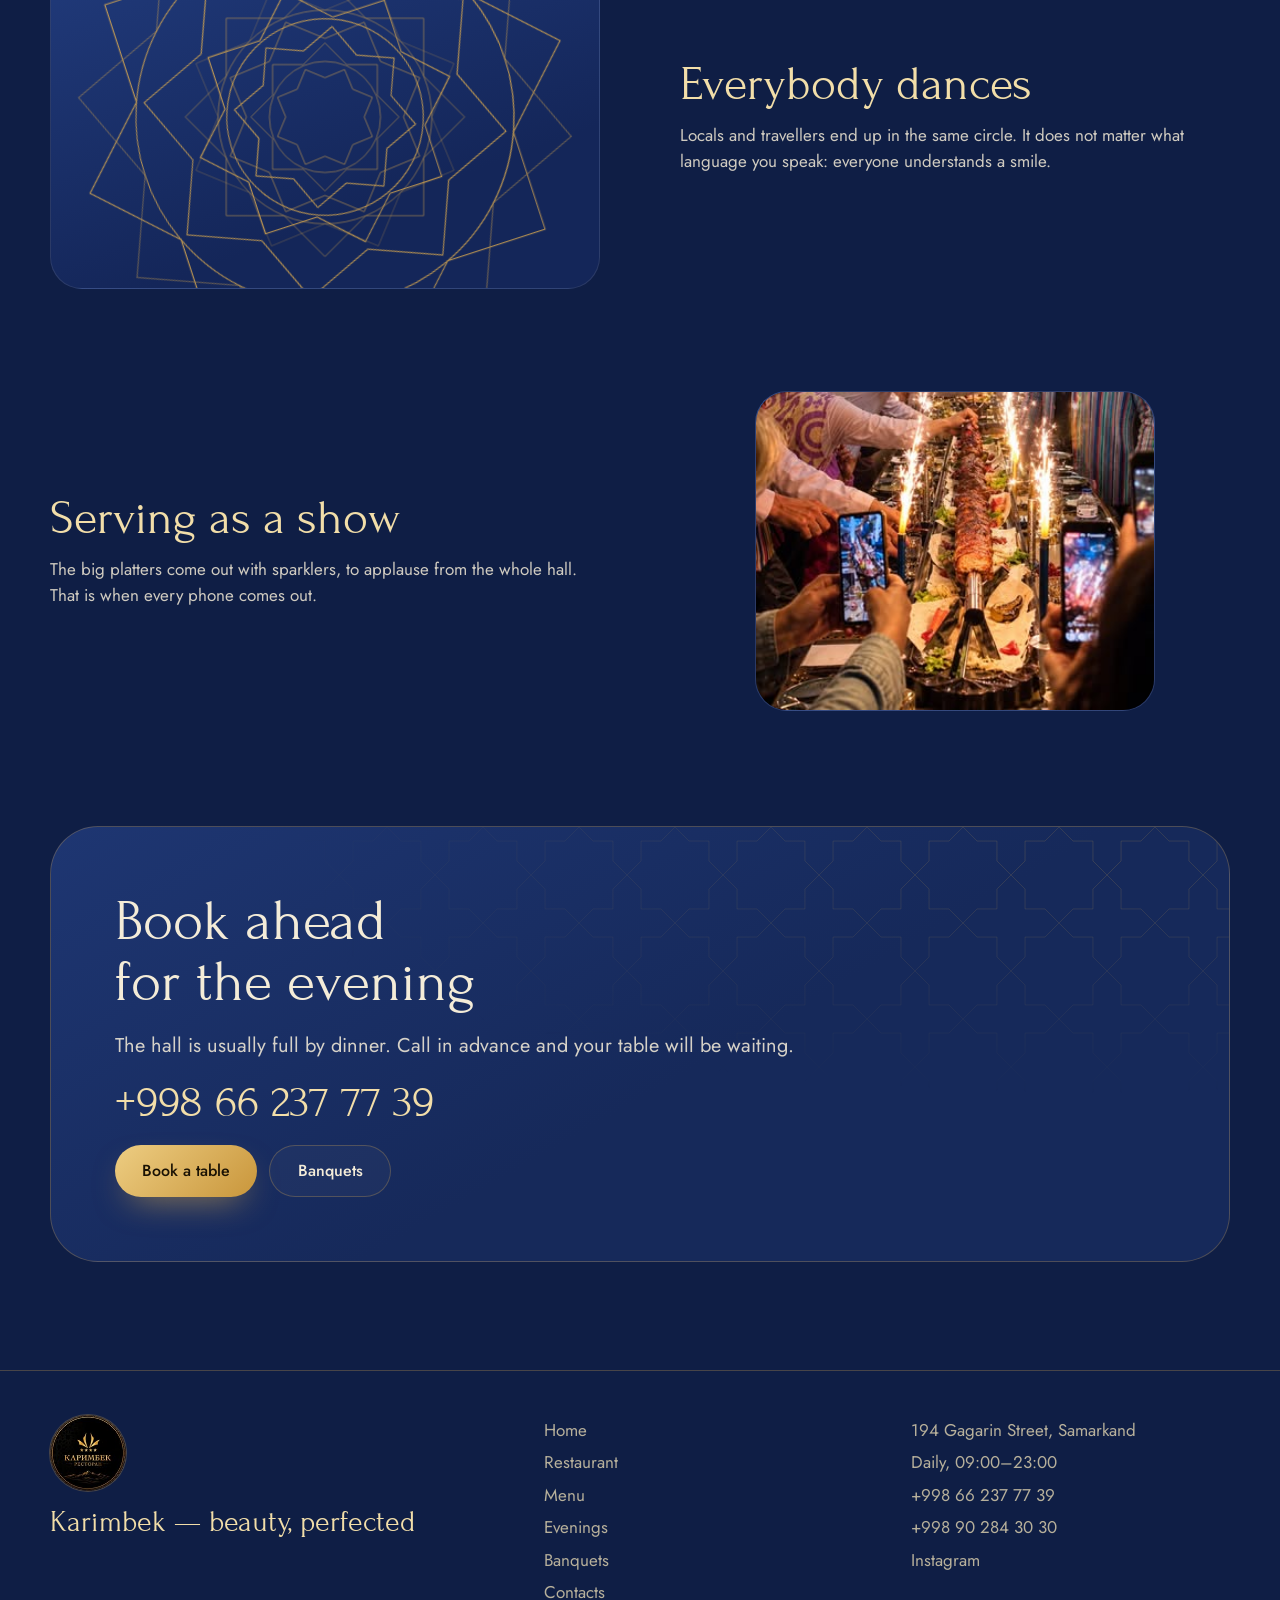
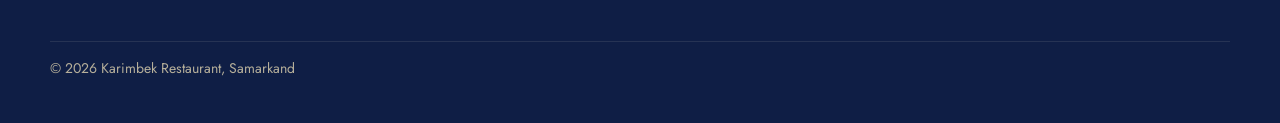
<file: evenings.html>
<!doctype html>
<html lang="ru">
<head>
<meta charset="utf-8">
<meta name="viewport" content="width=device-width, initial-scale=1, viewport-fit=cover">
<title data-i18n="eve.title">Вечера: музыка, свет и танцы — Каримбек</title>
<meta name="description" content="Вечера в ресторане «Каримбек» в Самарканде: музыка каждый вечер, светомузыка, иногда живое выступление и танцы. Большие блюда выносят с огнями.">
<meta name="theme-color" content="#0F1E45">
<meta name="robots" content="noindex, nofollow">
<link rel="icon" href="assets/img/logo.jpg">
<script>document.documentElement.classList.add('js');setTimeout(function(){document.documentElement.classList.add('ready')},1800)</script>
<link rel="preconnect" href="https://fonts.googleapis.com">
<link rel="preconnect" href="https://fonts.gstatic.com" crossorigin>
<link href="https://fonts.googleapis.com/css2?family=Forum&family=Jost:wght@400;500&display=swap" rel="stylesheet">
<link rel="stylesheet" href="assets/css/style.css">
</head>
<body data-page="evenings">
<div id="site-header"></div>

<main id="main">

  <section class="phero phero--show" data-live>
    <div class="lights" aria-hidden="true"><i></i><i></i><i></i></div>
    <div class="wrap phero__grid">
      <div class="phero__copy">
        <div class="eq eq--big" data-eq="18" aria-hidden="true"></div>
        <h1 class="display display--sm" data-split data-i18n="eve.h1">Музыка, свет<br>и танцы</h1>
        <p class="lead" data-reveal="rise" style="--wait:300ms" data-i18n="eve.lead">Днём «Каримбек» — спокойный ресторан. Вечером ужин здесь сам собой переходит в праздник.</p>
      </div>
    </div>
  </section>

  <div class="wrap">

    <section class="feat">
      <div class="feat__art" data-live data-reveal="zoom" aria-hidden="true">
        <div class="eq eq--big" data-eq="22"></div>
      </div>
      <div class="feat__body">
        <h2 data-split data-i18n="eve.1t">Музыка каждый вечер</h2>
        <p data-reveal="rise" data-i18n="eve.1d">В зале играет музыка, под которую хочется и разговаривать, и танцевать. Иногда играют живые музыканты — тогда вечер звучит по-особенному.</p>
      </div>
    </section>

    <section class="feat">
      <div class="feat__art" data-live data-reveal="zoom" aria-hidden="true">
        <div class="beams"></div>
      </div>
      <div class="feat__body">
        <h2 data-split data-i18n="eve.2t">Свет, который меняет зал</h2>
        <p data-reveal="rise" data-i18n="eve.2d">Светомузыка превращает восточный интерьер в танцпол. Узоры на стенах остаются, а настроение меняется.</p>
      </div>
    </section>

    <section class="feat">
      <div class="feat__art" data-reveal="zoom" aria-hidden="true">
        <svg class="rosette" data-rosette data-spin="0.14"></svg>
        <svg class="rosette" data-rosette data-spin="-0.1" style="width:52%"></svg>
      </div>
      <div class="feat__body">
        <h2 data-split data-i18n="eve.3t">Танцуют все</h2>
        <p data-reveal="rise" data-i18n="eve.3d">Местные и туристы оказываются в одном кругу. Неважно, на каком языке вы говорите: улыбку понимают все.</p>
      </div>
    </section>

    <section class="feat">
      <figure class="feat__art feat__art--photo" data-reveal="zoom">
        <img src="assets/img/shashlik.jpg" width="360" height="640" loading="lazy" alt="Гигантский шашлык с огнями, гости снимают на телефоны" data-i18n-alt="alt.shashlik">
      </figure>
      <div class="feat__body">
        <h2 data-split data-i18n="eve.4t">Подача как представление</h2>
        <p data-reveal="rise" data-i18n="eve.4d">Большие блюда выносят с огнями, под аплодисменты всего зала. Телефоны в этот момент достают все.</p>
      </div>
    </section>

  </div>

  <section class="section section--tight">
    <div class="wrap">
      <div class="cta">
        <div class="pattern" aria-hidden="true"></div>
        <h2 class="h2" data-split data-i18n="eve.tip.t">На вечер лучше<br>бронировать заранее</h2>
        <p class="lead" data-reveal="rise" data-i18n="eve.tip.d">К ужину зал обычно полон. Позвоните заранее, и стол будет ждать вас.</p>
        <a class="cta__tel" href="tel:+998662377739" data-reveal="rise">+998 66 237 77 39</a>
        <div class="btn-row" data-reveal="rise">
          <a class="btn btn--gold" data-book href="contacts.html#booking" data-i18n="cta.book">Забронировать стол</a>
          <a class="btn btn--ghost" href="banquets.html" data-i18n="nav.banquets">Банкеты</a>
        </div>
      </div>
    </div>
  </section>

</main>

<div id="site-footer"></div>
<script src="assets/js/i18n.js"></script>
<script src="assets/js/main.js"></script>
</body>
</html>
</file>
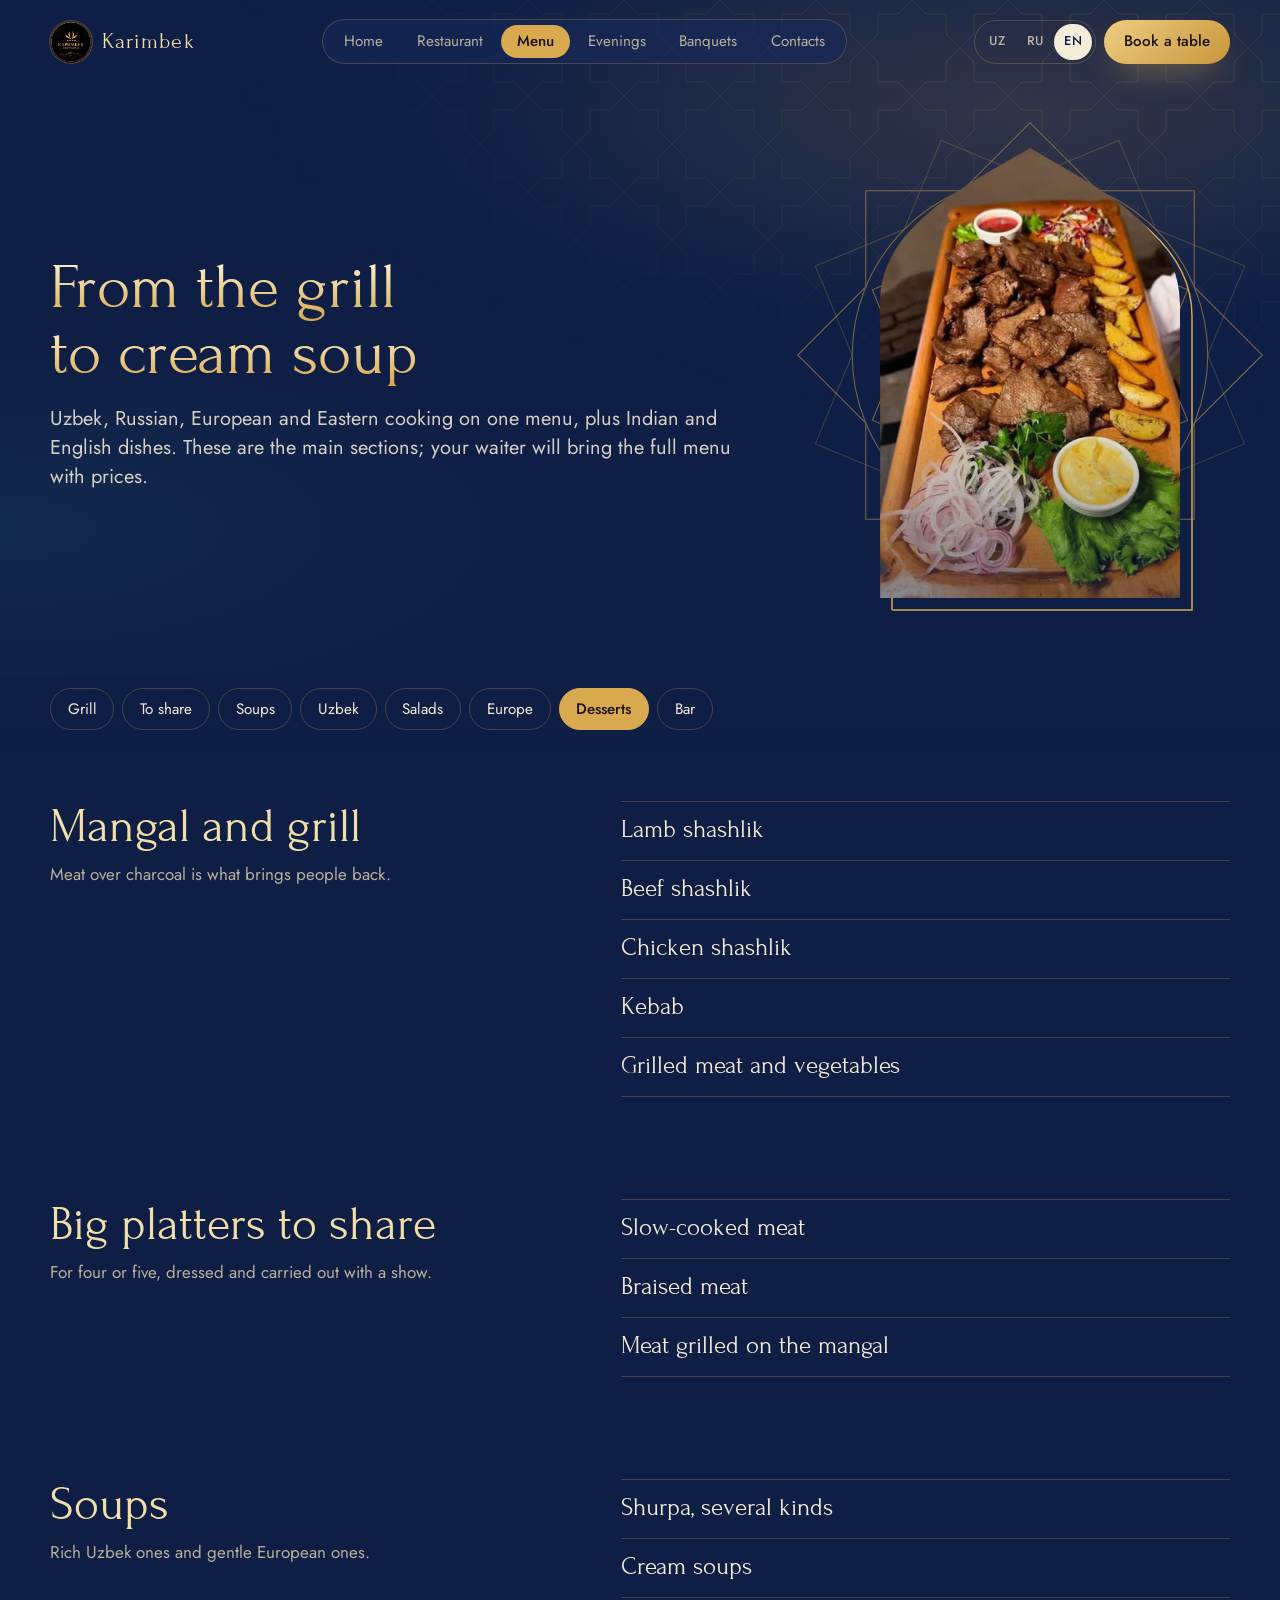
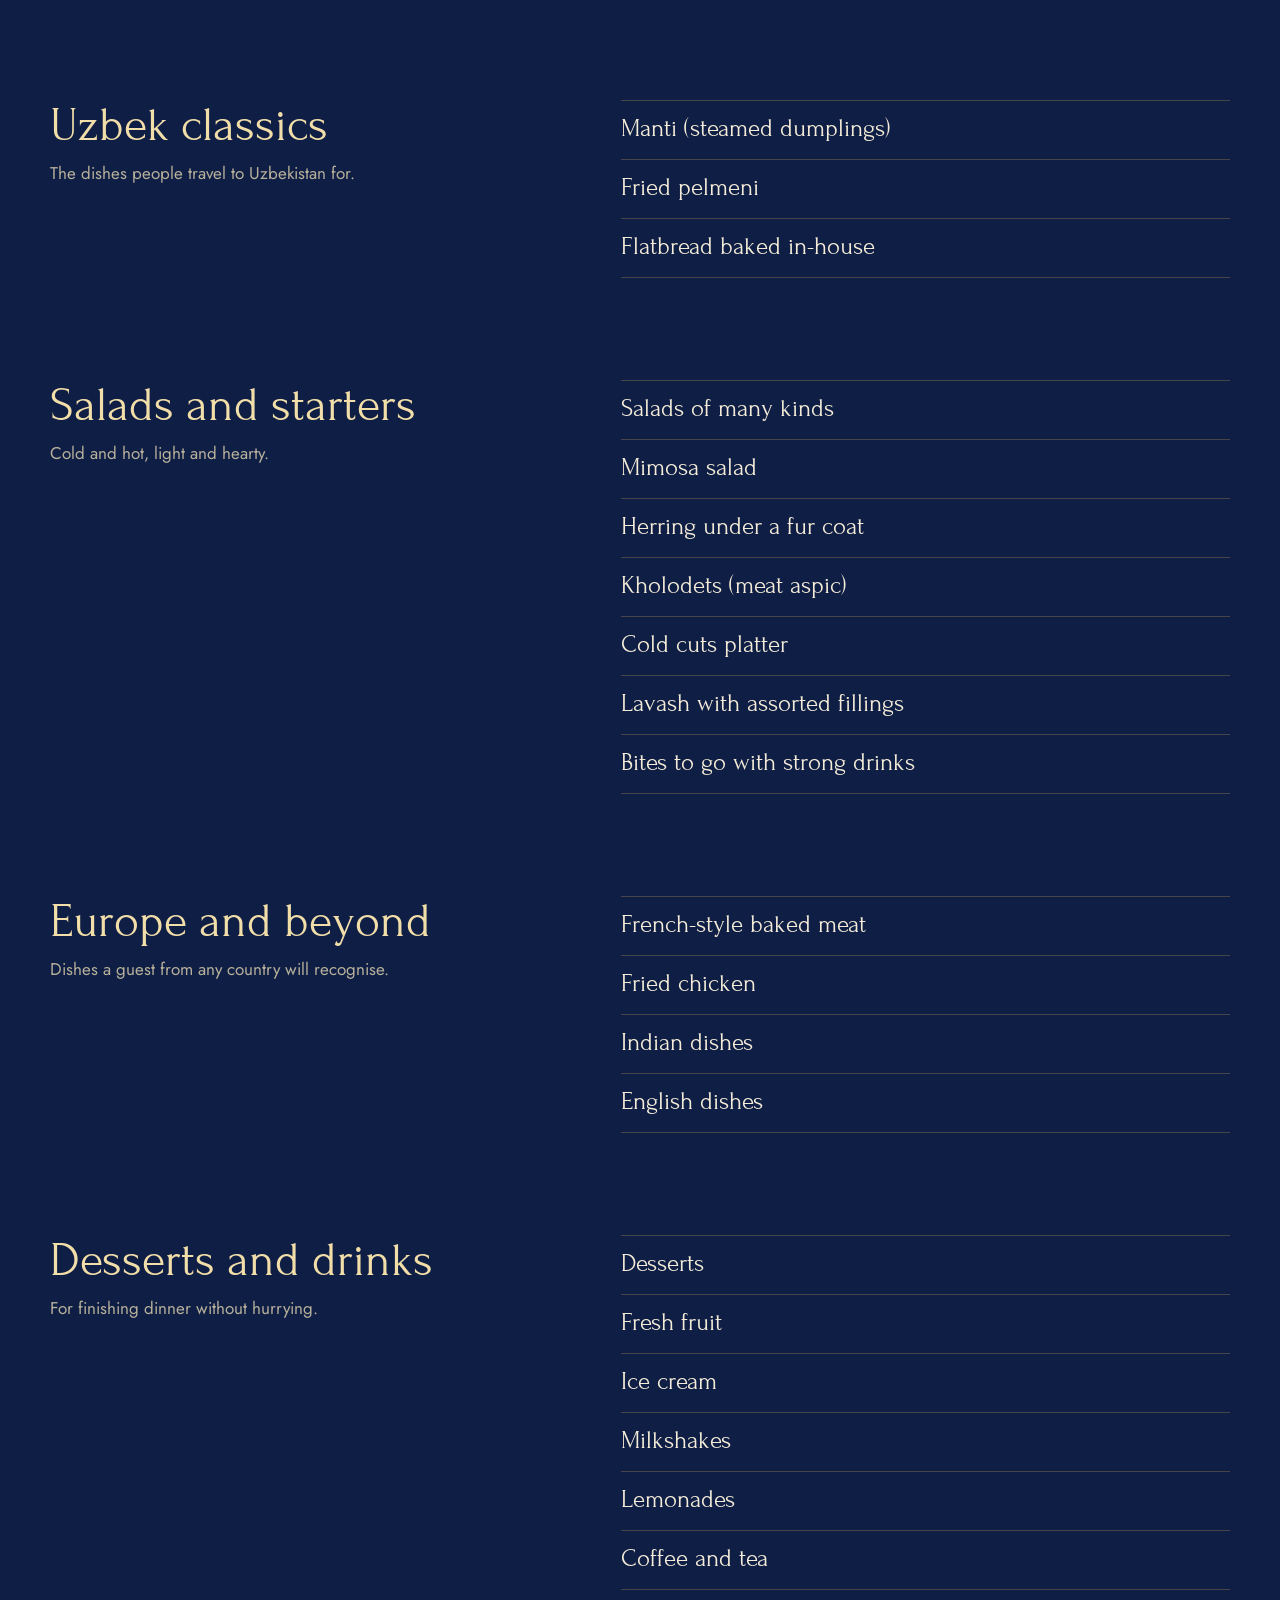
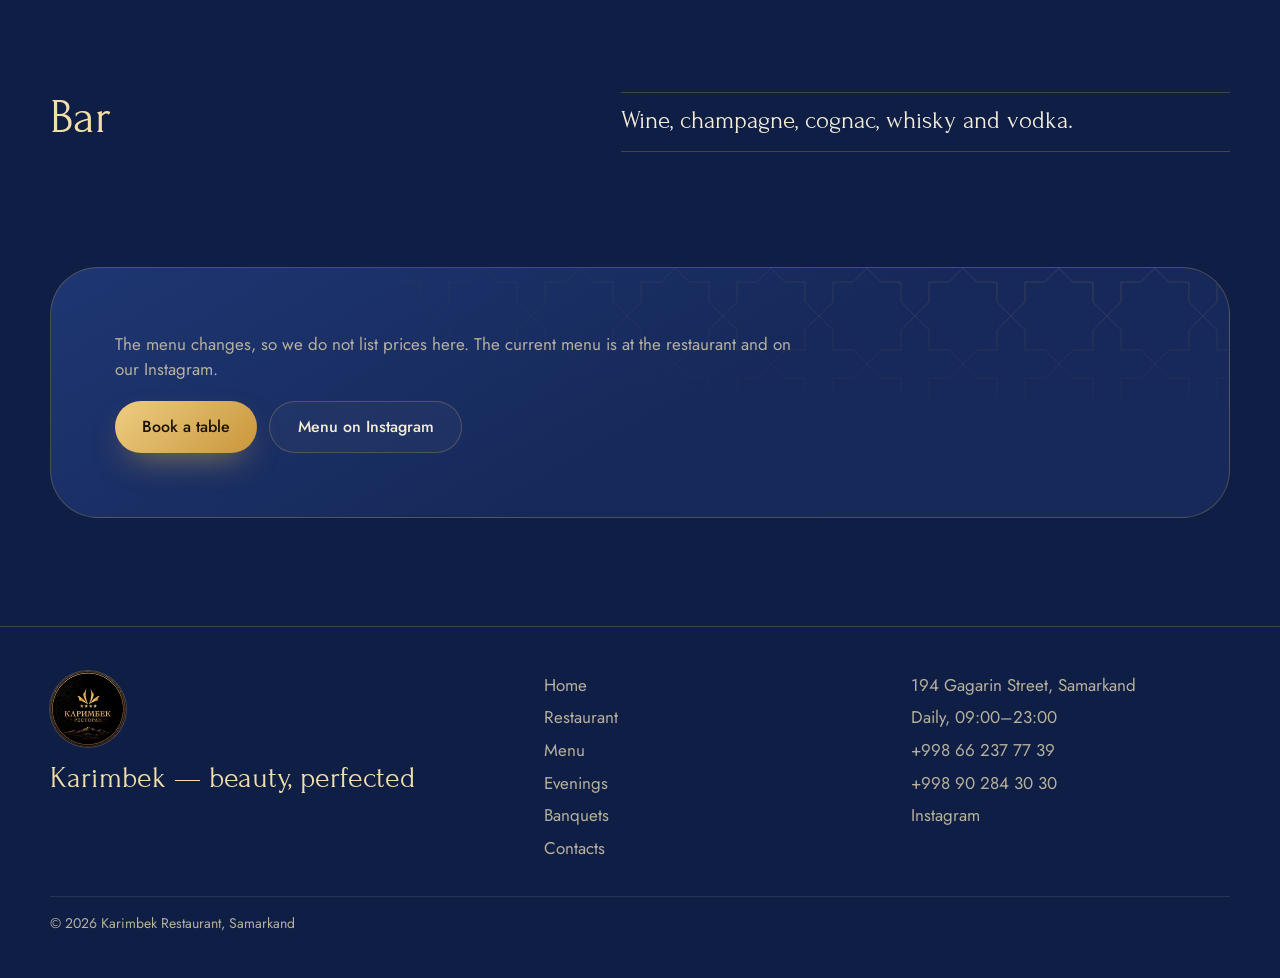
<file: menu.html>
<!doctype html>
<html lang="ru">
<head>
<meta charset="utf-8">
<meta name="viewport" content="width=device-width, initial-scale=1, viewport-fit=cover">
<title data-i18n="menu.title">Меню — Каримбек, Самарканд</title>
<meta name="description" content="Меню ресторана «Каримбек» в Самарканде: шашлык и мясо на мангале, большие блюда на компанию, шурпа и крем-супы, манты, салаты и закуски, десерты, бар.">
<meta name="theme-color" content="#0F1E45">
<meta name="robots" content="noindex, nofollow">
<link rel="icon" href="assets/img/logo.jpg">
<script>document.documentElement.classList.add('js');setTimeout(function(){document.documentElement.classList.add('ready')},1800)</script>
<link rel="preconnect" href="https://fonts.googleapis.com">
<link rel="preconnect" href="https://fonts.gstatic.com" crossorigin>
<link href="https://fonts.googleapis.com/css2?family=Forum&family=Jost:wght@400;500&display=swap" rel="stylesheet">
<link rel="stylesheet" href="assets/css/style.css">
</head>
<body data-page="menu">
<div id="site-header"></div>

<main id="main">

  <section class="phero">
    <div class="pattern" aria-hidden="true"></div>
    <div class="wrap phero__grid">
      <div class="phero__copy">
        <h1 class="display display--sm" data-split data-i18n="menu.h1">От мангала<br>до крем-супа</h1>
        <p class="lead" data-reveal="rise" style="--wait:300ms" data-i18n="menu.lead">Узбекская, русская, европейская и восточная кухни в одном меню, а ещё блюда индийской и английской. Здесь — основные разделы; полное меню с ценами принесёт официант.</p>
      </div>
      <div class="phero__art">
        <svg class="rosette" data-rosette data-spin="0.06" aria-hidden="true"></svg>
        <figure class="arch" data-reveal="arch">
          <div class="arch__clip"><img src="assets/img/grill.jpg" width="360" height="640" alt="Мясо с мангала на деревянной доске с картофелем, луком и соусами" data-i18n-alt="alt.grill"></div>
          <svg class="arch__frame" viewBox="0 0 100 150" aria-hidden="true"><path pathLength="1" d="M0 150V52C0 26 28 13 50 0c22 13 50 26 50 52v98z"/></svg>
        </figure>
      </div>
    </div>
  </section>

  <div class="mwrap">
    <nav class="mnav" aria-label="Menu">
      <div class="mnav__in">
        <a href="#grill" data-i18n="m.grill.s">Мангал</a>
        <a href="#big" data-i18n="m.big.s">На компанию</a>
        <a href="#soup" data-i18n="m.soup.s">Супы</a>
        <a href="#nat" data-i18n="m.nat.s">Национальное</a>
        <a href="#sal" data-i18n="m.sal.s">Салаты</a>
        <a href="#world" data-i18n="m.world.s">Европа и мир</a>
        <a href="#sweet" data-i18n="m.sweet.s">Десерты</a>
        <a href="#bar" data-i18n="m.bar.s">Бар</a>
      </div>
    </nav>

    <section class="mcat wrap" id="grill">
      <div class="mcat__head">
        <h2 data-split data-i18n="m.grill.t">Мангал и гриль</h2>
        <p data-reveal="rise" data-i18n="m.grill.p">Мясо на углях — то, за чем к нам возвращаются.</p>
      </div>
      <ul class="dishes">
        <li data-reveal="row"><span data-i18n="m.grill.1">Шашлык из баранины</span></li>
        <li data-reveal="row"><span data-i18n="m.grill.2">Шашлык из говядины</span></li>
        <li data-reveal="row"><span data-i18n="m.grill.3">Шашлык из курицы</span></li>
        <li data-reveal="row"><span data-i18n="m.grill.4">Кебаб</span></li>
        <li data-reveal="row"><span data-i18n="m.grill.5">Мясо и овощи на гриле</span></li>
      </ul>
    </section>

    <section class="mcat wrap" id="big">
      <div class="mcat__head">
        <h2 data-split data-i18n="m.big.t">Большие блюда на компанию</h2>
        <p data-reveal="rise" data-i18n="m.big.p">На 4–5 персон, с оформлением и эффектной подачей.</p>
      </div>
      <ul class="dishes">
        <li data-reveal="row"><span data-i18n="m.big.1">Томлёное мясо</span></li>
        <li data-reveal="row"><span data-i18n="m.big.2">Тушёное мясо</span></li>
        <li data-reveal="row"><span data-i18n="m.big.3">Мясо, жаренное на мангале</span></li>
      </ul>
    </section>

    <section class="mcat wrap" id="soup">
      <div class="mcat__head">
        <h2 data-split data-i18n="m.soup.t">Супы</h2>
        <p data-reveal="rise" data-i18n="m.soup.p">Наваристые узбекские и нежные европейские.</p>
      </div>
      <ul class="dishes">
        <li data-reveal="row"><span data-i18n="m.soup.1">Шурпа — несколько видов</span></li>
        <li data-reveal="row"><span data-i18n="m.soup.2">Крем-супы</span></li>
      </ul>
    </section>

    <section class="mcat wrap" id="nat">
      <div class="mcat__head">
        <h2 data-split data-i18n="m.nat.t">Национальная кухня</h2>
        <p data-reveal="rise" data-i18n="m.nat.p">То, ради чего едут в Узбекистан.</p>
      </div>
      <ul class="dishes">
        <li data-reveal="row"><span data-i18n="m.nat.1">Манты</span></li>
        <li data-reveal="row"><span data-i18n="m.nat.2">Жареные пельмени</span></li>
        <li data-reveal="row"><span data-i18n="m.nat.3">Лепёшки своей выпечки</span></li>
      </ul>
    </section>

    <section class="mcat wrap" id="sal">
      <div class="mcat__head">
        <h2 data-split data-i18n="m.sal.t">Салаты и закуски</h2>
        <p data-reveal="rise" data-i18n="m.sal.p">Холодные и горячие, лёгкие и основательные.</p>
      </div>
      <ul class="dishes">
        <li data-reveal="row"><span data-i18n="m.sal.1">Салаты разных видов</span></li>
        <li data-reveal="row"><span data-i18n="m.sal.2">Мимоза</span></li>
        <li data-reveal="row"><span data-i18n="m.sal.3">Сельдь под шубой</span></li>
        <li data-reveal="row"><span data-i18n="m.sal.4">Холодец</span></li>
        <li data-reveal="row"><span data-i18n="m.sal.5">Мясное ассорти</span></li>
        <li data-reveal="row"><span data-i18n="m.sal.6">Лаваш с разными начинками</span></li>
        <li data-reveal="row"><span data-i18n="m.sal.7">Закуски к крепким напиткам</span></li>
      </ul>
    </section>

    <section class="mcat wrap" id="world">
      <div class="mcat__head">
        <h2 data-split data-i18n="m.world.t">Европа и мир</h2>
        <p data-reveal="rise" data-i18n="m.world.p">Блюда, знакомые гостю из любой страны.</p>
      </div>
      <ul class="dishes">
        <li data-reveal="row"><span data-i18n="m.world.1">Мясо по-французски</span></li>
        <li data-reveal="row"><span data-i18n="m.world.2">Жареная курица</span></li>
        <li data-reveal="row"><span data-i18n="m.world.3">Блюда индийской кухни</span></li>
        <li data-reveal="row"><span data-i18n="m.world.4">Блюда английской кухни</span></li>
      </ul>
    </section>

    <section class="mcat wrap" id="sweet">
      <div class="mcat__head">
        <h2 data-split data-i18n="m.sweet.t">Десерты и напитки</h2>
        <p data-reveal="rise" data-i18n="m.sweet.p">Чтобы закончить ужин не торопясь.</p>
      </div>
      <ul class="dishes">
        <li data-reveal="row"><span data-i18n="m.sweet.1">Десерты</span></li>
        <li data-reveal="row"><span data-i18n="m.sweet.2">Фрукты</span></li>
        <li data-reveal="row"><span data-i18n="m.sweet.3">Мороженое</span></li>
        <li data-reveal="row"><span data-i18n="m.sweet.4">Молочные коктейли</span></li>
        <li data-reveal="row"><span data-i18n="m.sweet.5">Лимонады</span></li>
        <li data-reveal="row"><span data-i18n="m.sweet.6">Кофе и чай</span></li>
      </ul>
    </section>

    <section class="mcat wrap" id="bar">
      <div class="mcat__head">
        <h2 data-split data-i18n="m.bar.t">Бар</h2>
      </div>
      <ul class="dishes">
        <li data-reveal="row"><span data-i18n="m.bar.p">Вино, шампанское, коньяк, виски и водка.</span></li>
      </ul>
    </section>
  </div>

  <section class="section section--tight">
    <div class="wrap">
      <div class="cta">
        <div class="pattern" aria-hidden="true"></div>
        <p class="note" data-reveal="rise" data-i18n="menu.note">Меню обновляется, поэтому цен здесь нет. Актуальное меню — в ресторане и в нашем Instagram.</p>
        <div class="btn-row" data-reveal="rise">
          <a class="btn btn--gold" data-book href="contacts.html#booking" data-i18n="cta.book">Забронировать стол</a>
          <a class="btn btn--ghost" href="https://www.instagram.com/karimbek_restaurant_samarqand/" target="_blank" rel="noopener" data-i18n="menu.ig">Меню в Instagram</a>
        </div>
      </div>
    </div>
  </section>

</main>

<div id="site-footer"></div>
<script src="assets/js/i18n.js"></script>
<script src="assets/js/main.js"></script>
</body>
</html>
</file>
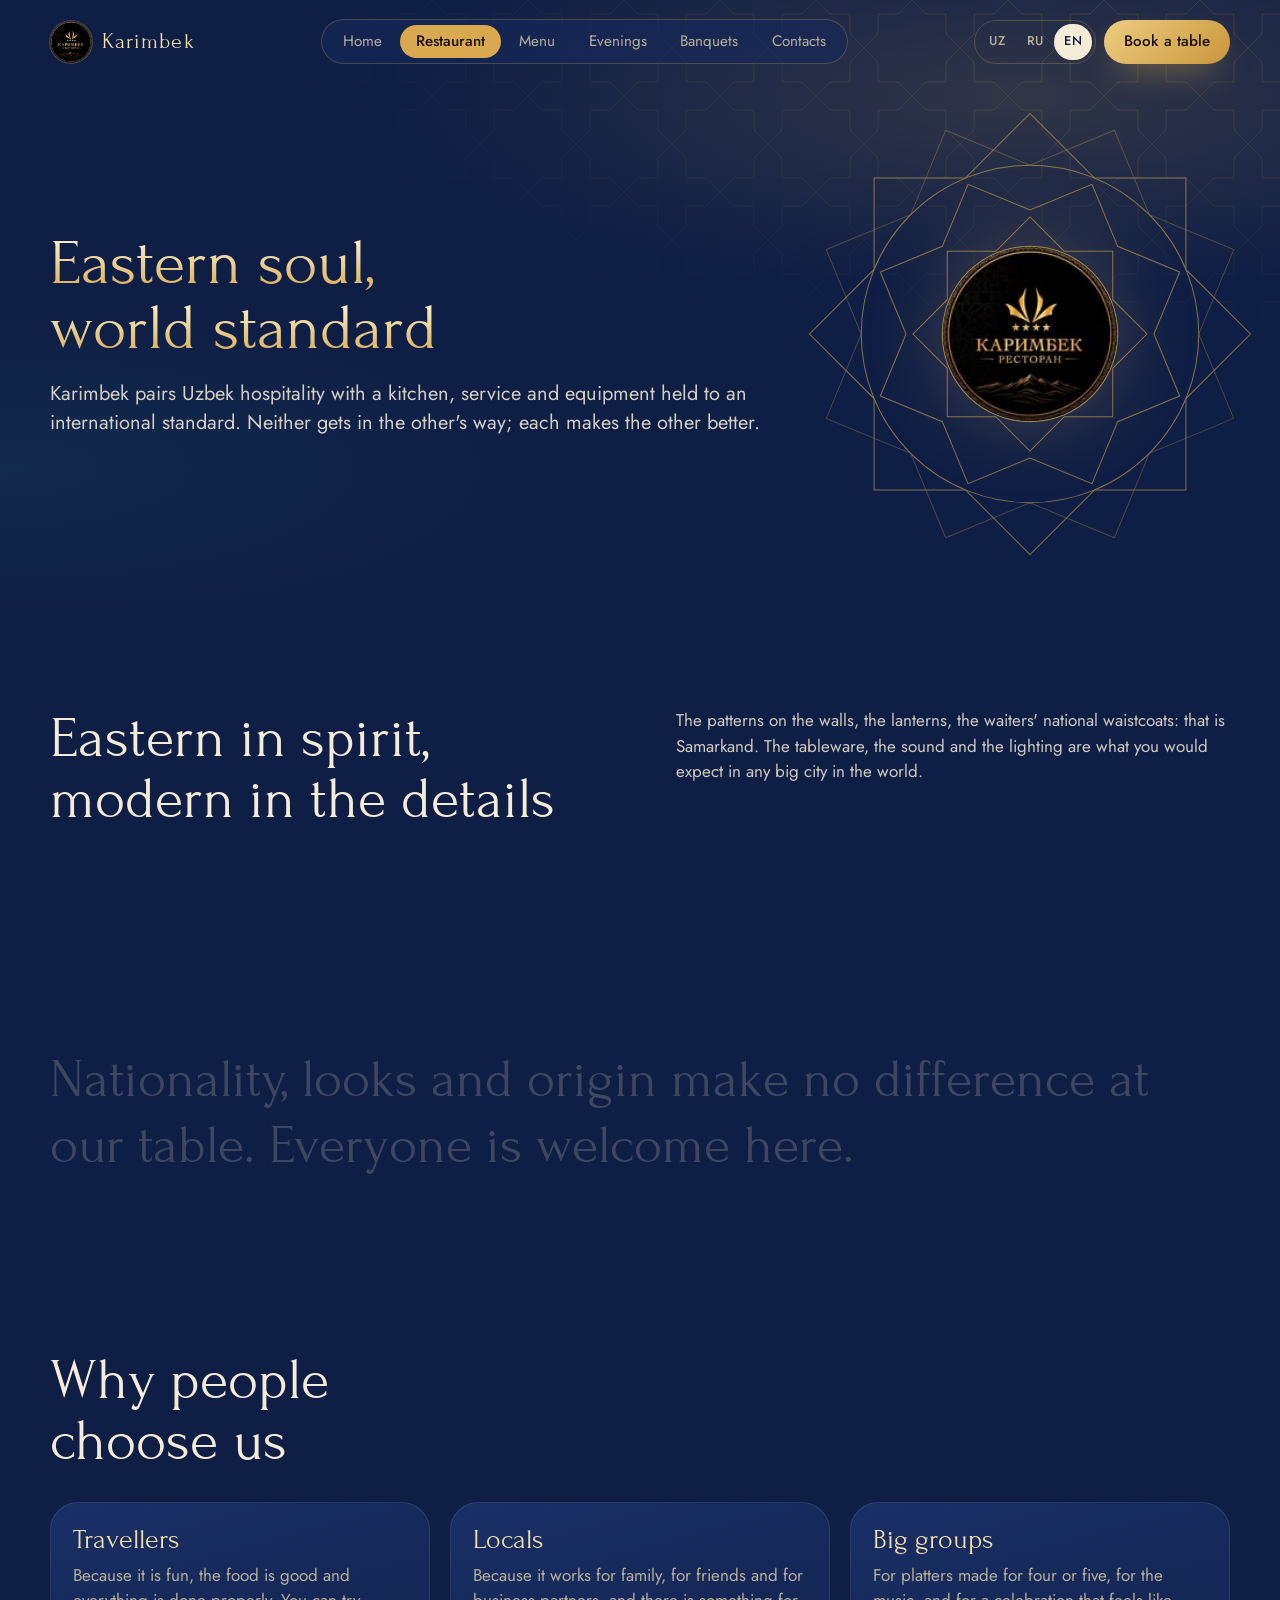
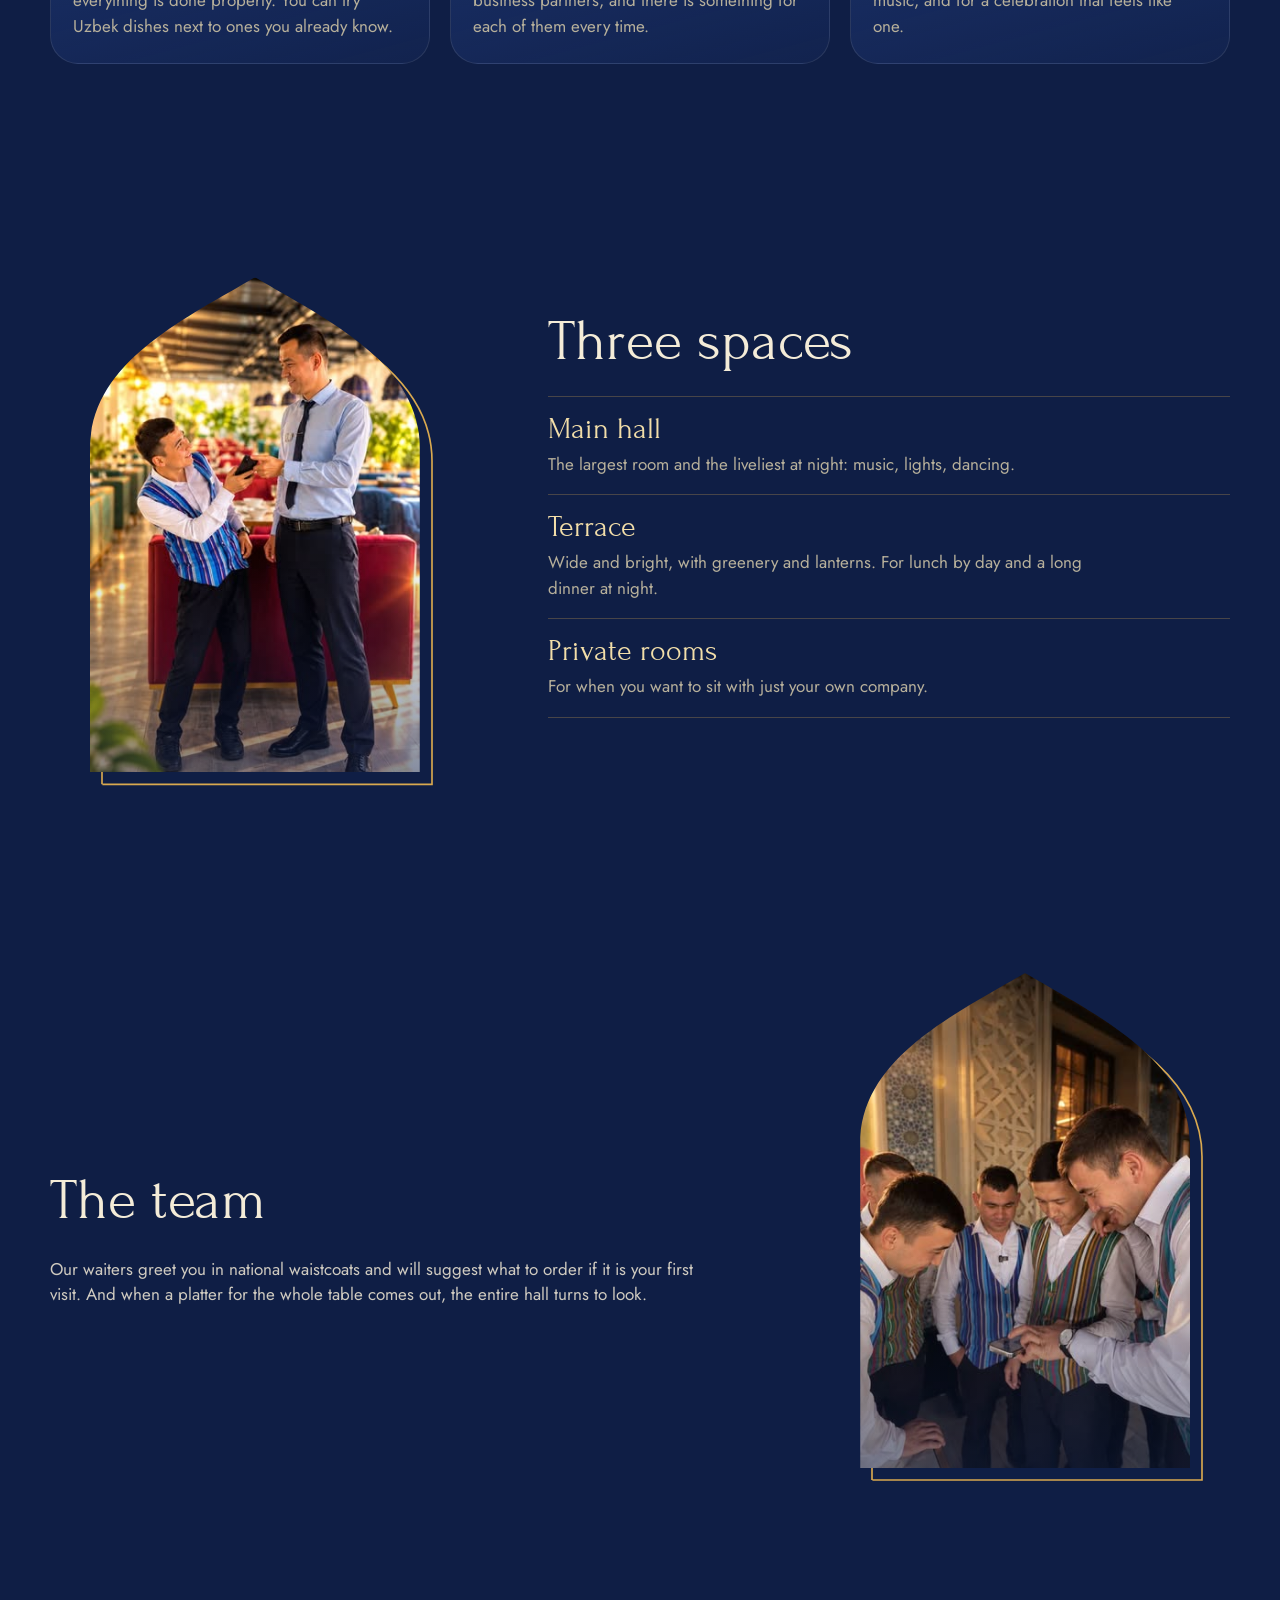
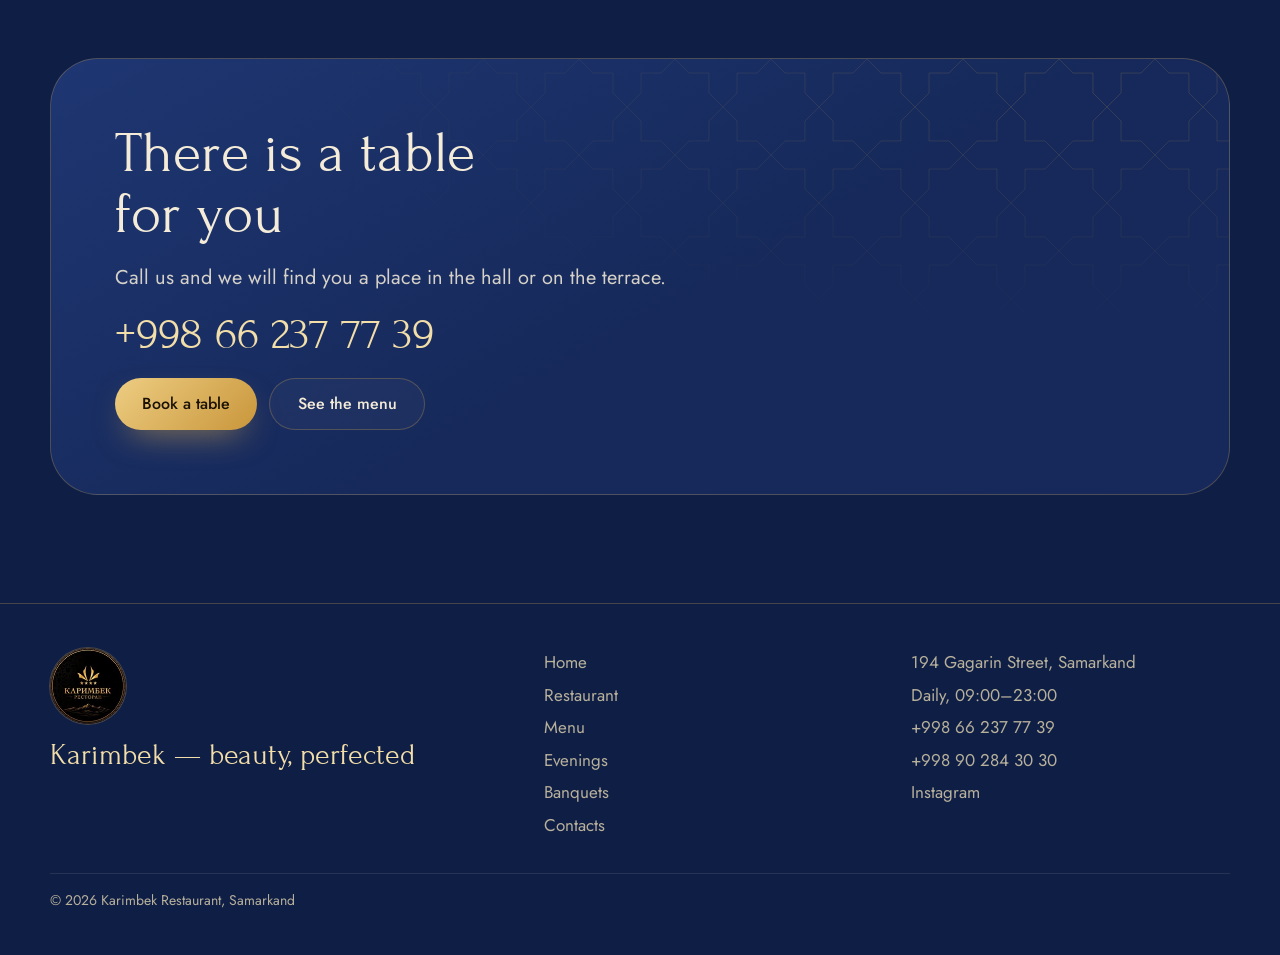
<file: restaurant.html>
<!doctype html>
<html lang="ru">
<head>
<meta charset="utf-8">
<meta name="viewport" content="width=device-width, initial-scale=1, viewport-fit=cover">
<title data-i18n="rest.title">О ресторане — Каримбек, Самарканд</title>
<meta name="description" content="«Каримбек» — ресторан в Самарканде, где восточная атмосфера сочетается с кухней, сервисом и техникой мирового уровня. Основной зал, терраса и отдельные кабинеты.">
<meta name="theme-color" content="#0F1E45">
<meta name="robots" content="noindex, nofollow">
<link rel="icon" href="assets/img/logo.jpg">
<script>document.documentElement.classList.add('js');setTimeout(function(){document.documentElement.classList.add('ready')},1800)</script>
<link rel="preconnect" href="https://fonts.googleapis.com">
<link rel="preconnect" href="https://fonts.gstatic.com" crossorigin>
<link href="https://fonts.googleapis.com/css2?family=Forum&family=Jost:wght@400;500&display=swap" rel="stylesheet">
<link rel="stylesheet" href="assets/css/style.css">
</head>
<body data-page="restaurant">
<div id="site-header"></div>

<main id="main">

  <section class="phero">
    <div class="pattern" aria-hidden="true"></div>
    <div class="wrap phero__grid">
      <div class="phero__copy">
        <h1 class="display display--sm" data-split data-i18n="rest.h1">Восточная душа,<br>мировой уровень</h1>
        <p class="lead" data-reveal="rise" style="--wait:300ms" data-i18n="rest.lead">«Каримбек» соединяет узбекское гостеприимство с кухней, сервисом и техникой мирового уровня. Одно здесь не мешает другому — наоборот, помогает.</p>
      </div>
      <div class="phero__art">
        <div class="medal" data-reveal="zoom">
          <svg class="rosette" data-rosette data-spin="0.08" aria-hidden="true"></svg>
          <img src="assets/img/logo.jpg" width="150" height="150" alt="Karimbek">
        </div>
      </div>
    </div>
  </section>

  <section class="section">
    <div class="wrap two">
      <h2 class="h2" data-split data-i18n="rest.a.h">Восток в атмосфере,<br>современность в деталях</h2>
      <div class="prose">
        <p data-reveal="rise" data-i18n="rest.a.p1">Узоры на стенах, фонари, национальные жилеты официантов — это Самарканд. Посуда, звук и свет — уровень, к которому привыкли в больших городах мира.</p>
        <p data-reveal="rise" style="--i:1" data-i18n="rest.a.p2">Мягкий восточный характер и яркий свет не спорят, а дополняют друг друга. Так у ресторана появилось собственное лицо — узнаваемое и для самаркандца, и для гостя из другой страны.</p>
      </div>
    </div>
  </section>

  <!-- Текст загорается по мере прокрутки -->
  <section class="section section--tight">
    <div class="wrap">
      <p class="scrub" data-scrub data-i18n="rest.scrub">Национальность, внешность и происхождение за нашим столом значения не имеют. Здесь рады каждому.</p>
    </div>
  </section>

  <section class="section">
    <div class="wrap">
      <h2 class="h2" data-split data-i18n="rest.b.h">За что нас<br>выбирают</h2>
      <div class="cards" data-stagger>
        <article class="card" data-reveal="rise">
          <h3 data-i18n="rest.b.1t">Туристы</h3>
          <p data-i18n="rest.b.1d">За то, что здесь весело, вкусно и сделано качественно. Узбекскую кухню можно попробовать рядом с привычными блюдами.</p>
        </article>
        <article class="card" data-reveal="rise">
          <h3 data-i18n="rest.b.2t">Жители города</h3>
          <p data-i18n="rest.b.2d">За то, что сюда приходят и с семьёй, и с друзьями, и с деловыми партнёрами — и каждый раз находят своё.</p>
        </article>
        <article class="card" data-reveal="rise">
          <h3 data-i18n="rest.b.3t">Большие компании</h3>
          <p data-i18n="rest.b.3d">За блюда на 4–5 персон, музыку и возможность отпраздновать по-настоящему.</p>
        </article>
      </div>
    </div>
  </section>

  <section class="section">
    <div class="wrap food__grid">
      <div class="food__art">
        <figure class="arch" data-reveal="arch" data-parallax="-36">
          <div class="arch__clip"><img src="assets/img/terrace.jpg" width="360" height="640" loading="lazy" alt="Терраса ресторана: красные диваны, зелень и восточные фонари" data-i18n-alt="alt.terrace"></div>
          <svg class="arch__frame" viewBox="0 0 100 150" aria-hidden="true"><path pathLength="1" d="M0 150V52C0 26 28 13 50 0c22 13 50 26 50 52v98z"/></svg>
        </figure>
      </div>
      <div>
        <h2 class="h2" data-split data-i18n="rest.c.h">Три пространства</h2>
        <ul class="rows">
          <li data-reveal="row"><h3 data-i18n="rest.c.1t">Основной зал</h3><p data-i18n="rest.c.1d">Самый большой и самый оживлённый вечером: музыка, свет, танцы.</p></li>
          <li data-reveal="row"><h3 data-i18n="rest.c.2t">Терраса</h3><p data-i18n="rest.c.2d">Просторная и светлая, с живой зеленью и фонарями. Для обеда днём и долгого ужина вечером.</p></li>
          <li data-reveal="row"><h3 data-i18n="rest.c.3t">Отдельные кабинеты</h3><p data-i18n="rest.c.3d">Для тех, кто хочет посидеть своей компанией.</p></li>
        </ul>
      </div>
    </div>
  </section>

  <section class="section">
    <div class="wrap food__grid food__grid--flip">
      <div class="food__art">
        <figure class="arch" data-reveal="arch" data-parallax="-36">
          <div class="arch__clip"><img src="assets/img/team.jpg" width="361" height="640" loading="lazy" alt="Официанты ресторана в национальных жилетах" data-i18n-alt="alt.team"></div>
          <svg class="arch__frame" viewBox="0 0 100 150" aria-hidden="true"><path pathLength="1" d="M0 150V52C0 26 28 13 50 0c22 13 50 26 50 52v98z"/></svg>
        </figure>
      </div>
      <div class="prose">
        <h2 class="h2" data-split data-i18n="rest.d.h">Команда</h2>
        <p data-reveal="rise" data-i18n="rest.d.p">Официанты встречают гостей в национальных жилетах и подскажут, что заказать, если вы у нас впервые. А большое блюдо на компанию вынесут так, что обернётся весь зал.</p>
      </div>
    </div>
  </section>

  <section class="section section--tight">
    <div class="wrap">
      <div class="cta">
        <div class="pattern" aria-hidden="true"></div>
        <h2 class="h2" data-split data-i18n="cta.h">Стол для вас<br>найдётся</h2>
        <p class="lead" data-reveal="rise" data-i18n="cta.p">Позвоните — подберём место в зале или на террасе.</p>
        <a class="cta__tel" href="tel:+998662377739" data-reveal="rise">+998 66 237 77 39</a>
        <div class="btn-row" data-reveal="rise">
          <a class="btn btn--gold" data-book href="contacts.html#booking" data-i18n="cta.book">Забронировать стол</a>
          <a class="btn btn--ghost" href="menu.html" data-i18n="cta.menu">Смотреть меню</a>
        </div>
      </div>
    </div>
  </section>

</main>

<div id="site-footer"></div>
<script src="assets/js/i18n.js"></script>
<script src="assets/js/main.js"></script>
</body>
</html>
</file>
<file: assets/css/style.css>
/* =====================================================
   Karimbek — ресторан в Самарканде
   Палитра: ночь Самарканда, лазурит, золото, слоновая кость
   Шрифты: Forum (заголовки, как в логотипе), Jost (текст)
   ===================================================== */

:root {
  --night: #0F1E45;
  --lapis: #16295A;
  --lapis-2: #1E3672;
  --gold: #D9A94F;
  --gold-hi: #F2DEA9;
  --ivory: #F4ECD8;
  --muted: #B7B09B;
  --turq: #35B5AC;
  --rose: #C2457F;
  --ink: #1A1204;
  --line: rgba(217, 169, 79, .28);
  --hair: rgba(244, 236, 216, .1);

  --display: "Forum", "Times New Roman", Times, serif;
  --text: "Jost", system-ui, -apple-system, "Segoe UI", Roboto, sans-serif;
  --ease: cubic-bezier(.2, .7, .1, 1);

  --hdr: 68px;
  --gut: 20px;

  /* плитка «звезда и крест» — узор самаркандской майолики */
  --tile: url("data:image/svg+xml,%3Csvg xmlns='http://www.w3.org/2000/svg' width='96' height='96' viewBox='0 0 96 96'%3E%3Cpath d='M96 48 81.94 62.06V81.94H62.06L48 96 33.94 81.94H14.06V62.06L0 48 14.06 33.94V14.06H33.94L48 0 62.06 14.06H81.94V33.94Z' fill='none' stroke='%23D9A94F' stroke-opacity='.17'/%3E%3C/svg%3E");
  /* стрельчатая арка — маска для фотографий */
  --arch: url("data:image/svg+xml,%3Csvg xmlns='http://www.w3.org/2000/svg' viewBox='0 0 100 150' preserveAspectRatio='none'%3E%3Cpath d='M0 150V52C0 26 28 13 50 0c22 13 50 26 50 52v98z'/%3E%3C/svg%3E");
}

@media (min-width: 768px) {
  :root { --gut: 32px; --hdr: 84px; }
}

/* ---------- База ---------- */

*, *::before, *::after { box-sizing: border-box; }

html {
  -webkit-text-size-adjust: 100%;
  scroll-behavior: smooth;
  overflow-x: clip;
  background: var(--night);
}

body {
  margin: 0;
  overflow-x: clip;
  background: var(--night);
  color: var(--ivory);
  font: 400 1.0625rem/1.5 var(--text);
  -webkit-font-smoothing: antialiased;
}

img, svg { display: block; max-width: 100%; }
a { color: inherit; }
p { margin: 0; }
h1, h2, h3 { margin: 0; font-family: var(--display); font-weight: 400; line-height: 1.06; }
figure { margin: 0; }
button { font: inherit; }

:focus-visible { outline: 2px solid var(--gold-hi); outline-offset: 3px; border-radius: 4px; }

::selection { background: var(--gold); color: var(--ink); }

.wrap { width: min(100% - var(--gut) * 2, 1180px); margin-inline: auto; }

.skip {
  position: fixed; left: 12px; top: -80px; z-index: 200;
  padding: .7em 1.1em; border-radius: 999px;
  background: var(--gold); color: var(--ink); text-decoration: none; font-weight: 500;
  transition: top .25s;
}
.skip:focus { top: 12px; }

/* появление и уход страницы */
.js body { opacity: 0; }
.js.ready body { opacity: 1; transition: opacity .6s ease; }
.js.leaving body { opacity: 0; transition: opacity .24s ease; }

/* ---------- Типографика ---------- */

.display {
  font-size: clamp(2.3rem, 11vw, 5.5rem);
  line-height: 1.02;
  color: var(--gold-hi);
}
.display--sm { font-size: clamp(2.2rem, 9.6vw, 4.75rem); }

@media (min-width: 960px) {
  .display { font-size: clamp(3.6rem, 5.6vw, 5.5rem); }
  .display--sm { font-size: clamp(3.2rem, 5vw, 4.75rem); }
}

.display .w > span {
  background: linear-gradient(180deg, #FBEFCB 12%, #D9A94F 96%);
  -webkit-background-clip: text; background-clip: text;
  -webkit-text-fill-color: transparent; color: transparent;
}

.h2 { font-size: clamp(2rem, 6.4vw, 3.6rem); color: var(--ivory); }

.lead {
  max-width: 36em;
  font-size: clamp(1.06rem, 2.4vw, 1.25rem);
  line-height: 1.45;
  color: rgba(244, 236, 216, .86);
}

.prose { display: grid; gap: .85em; max-width: 38em; }
.prose p { color: rgba(244, 236, 216, .84); }

/* слова заголовков поднимаются из-под маски */
.w {
  display: inline-block; overflow: hidden; vertical-align: top; max-width: 100%;
  padding: .12em .06em .18em; margin: -.12em -.06em -.18em;
}
.w > span { display: inline-block; }
.js [data-split] .w > span {
  transform: translateY(115%);
  transition: transform 1s var(--ease);
  transition-delay: calc(var(--i, 0) * 70ms + var(--wait, 0ms));
}
.js [data-split].is-in .w > span { transform: none; }

/* ---------- Кнопки ---------- */

.btn {
  position: relative; isolation: isolate; overflow: hidden;
  display: inline-flex; align-items: center; justify-content: center; gap: .6em;
  min-height: 52px; padding: 0 1.7em;
  border: 0; border-radius: 999px;
  font: 500 1rem/1 var(--text); text-decoration: none; white-space: nowrap;
  cursor: pointer;
  transition: scale .2s var(--ease), box-shadow .4s, border-color .3s, color .3s;
}
.btn:active { scale: .96; }
.btn svg { flex: none; }

/* блик, который пробегает по кнопке */
.btn::after {
  content: ""; position: absolute; inset: 0; z-index: -1;
  background: linear-gradient(110deg, transparent 32%, rgba(255, 255, 255, .6) 50%, transparent 68%);
  transform: translateX(-130%);
}
.btn:hover::after, .btn:focus-visible::after { animation: sheen .8s var(--ease); }
.is-in > .btn::after, .btn.is-in::after { animation: sheen 1.1s .5s var(--ease); }
.btn--pulse::after { animation: sheen 4.5s 2s var(--ease) infinite; }
@keyframes sheen {
  0% { transform: translateX(-130%); }
  35%, 100% { transform: translateX(130%); }
}

.btn--gold {
  background: linear-gradient(135deg, #EDCD82, #C9963B);
  color: var(--ink);
  box-shadow: 0 14px 34px -14px rgba(217, 169, 79, .75);
}
.btn--gold:hover { box-shadow: 0 18px 40px -12px rgba(217, 169, 79, .9); }

.btn--ghost {
  border: 1px solid var(--line);
  background: rgba(244, 236, 216, .03);
  color: var(--ivory);
}
.btn--ghost::after { background: linear-gradient(110deg, transparent 32%, rgba(217, 169, 79, .35) 50%, transparent 68%); }
.btn--ghost:hover { border-color: var(--gold); color: var(--gold-hi); }

.btn-row { display: flex; flex-wrap: wrap; gap: 12px; }

.go {
  display: grid; place-items: center; flex: none;
  width: 34px; height: 34px; border-radius: 50%;
  background: var(--ink); color: var(--gold-hi);
  transition: rotate .45s var(--ease), background-color .3s, color .3s;
}
a:hover > .go, a:hover .tile__label .go, a:focus-visible .go { rotate: 45deg; }

/* ---------- Чипы ---------- */

.chip {
  display: inline-flex; align-items: center; gap: .55em;
  min-height: 40px; padding: 0 1.05em;
  border-radius: 999px;
  background: rgba(244, 236, 216, .95); color: var(--ink);
  font: 500 .9rem/1 var(--text); white-space: nowrap;
  box-shadow: 0 16px 32px -16px rgba(0, 0, 0, .8);
}
.chip--line {
  background: none; color: var(--ivory); box-shadow: none;
  border: 1px solid var(--line);
}
.chips { display: flex; flex-wrap: wrap; gap: 10px; }

.status {
  display: inline-flex; align-items: center; gap: .65em;
  padding: .5em 1.05em .5em .85em;
  border: 1px solid var(--line); border-radius: 999px;
  font-size: .92rem; line-height: 1.3; color: var(--gold-hi);
}
.status__dot {
  flex: none; width: 8px; height: 8px; border-radius: 50%;
  background: var(--turq);
  animation: ping 2.2s infinite;
}
.status.is-closed .status__dot { background: var(--muted); animation: none; }
@keyframes ping {
  0% { box-shadow: 0 0 0 0 rgba(53, 181, 172, .65); }
  70%, 100% { box-shadow: 0 0 0 10px rgba(53, 181, 172, 0); }
}

/* ---------- Орнамент ---------- */

.pattern {
  position: absolute; inset: 0; z-index: -1; pointer-events: none;
  background-image: var(--tile); background-size: 96px 96px;
  -webkit-mask-image: radial-gradient(110% 85% at 88% 8%, #000 0%, transparent 64%);
  mask-image: radial-gradient(110% 85% at 88% 8%, #000 0%, transparent 64%);
}
.pattern--left {
  -webkit-mask-image: radial-gradient(100% 100% at 0% 100%, #000 0%, transparent 62%);
  mask-image: radial-gradient(100% 100% at 0% 100%, #000 0%, transparent 62%);
}

.rosette {
  position: absolute; left: 50%; top: 46%; z-index: -1;
  width: 158%; max-width: none; aspect-ratio: 1;
  translate: -50% -50%;
  color: var(--gold); opacity: .5;
  will-change: rotate;
}

/* ---------- Арка ---------- */

.arch { position: relative; isolation: isolate; aspect-ratio: 100 / 150; }
.arch__clip {
  position: relative; height: 100%;
  -webkit-mask: var(--arch) center / 100% 100% no-repeat;
  mask: var(--arch) center / 100% 100% no-repeat;
  background: var(--lapis);
}
.arch__clip img { width: 100%; height: 100%; object-fit: cover; }
.arch__clip::after {
  content: ""; position: absolute; inset: 0;
  background: linear-gradient(180deg, rgba(15, 30, 69, 0) 55%, rgba(15, 30, 69, .5));
}
.arch__frame {
  position: absolute; inset: 0; z-index: -1;
  width: 100%; height: 100%; overflow: visible;
  fill: none; stroke: var(--gold); stroke-width: .5;
  transform: translate(12px, 12px);
}
.arch__frame path { stroke-dasharray: 1; }

.js [data-reveal="arch"] .arch__clip { clip-path: inset(100% 0 0 0); transition: clip-path 1.2s var(--ease); }
.js [data-reveal="arch"] .arch__clip img { transform: scale(1.2); transition: transform 1.8s var(--ease); }
.js [data-reveal="arch"] .arch__frame path { stroke-dashoffset: 1; transition: stroke-dashoffset 1.6s .35s var(--ease); }
.js [data-reveal="arch"].is-in .arch__clip { clip-path: inset(0); }
.js [data-reveal="arch"].is-in .arch__clip img { transform: none; }
.js [data-reveal="arch"].is-in .arch__frame path { stroke-dashoffset: 0; }

/* ---------- Появление при прокрутке ---------- */

.js [data-reveal="rise"] {
  opacity: 0; transform: translateY(34px);
  transition: opacity .9s var(--ease), transform .9s var(--ease);
  transition-delay: calc(var(--i, 0) * 90ms + var(--wait, 0ms));
}
.js [data-reveal="zoom"] {
  opacity: 0; transform: scale(.9);
  transition: opacity .9s var(--ease), transform 1.1s var(--ease);
  transition-delay: calc(var(--i, 0) * 110ms + var(--wait, 0ms));
}
.js [data-reveal="pop"] {
  opacity: 0; transform: scale(.6);
  transition: opacity .5s var(--ease), transform .7s cubic-bezier(.3, 1.5, .5, 1);
  transition-delay: calc(var(--i, 0) * 140ms + var(--wait, 0ms));
}
.js [data-reveal="rise"].is-in,
.js [data-reveal="zoom"].is-in,
.js [data-reveal="pop"].is-in { opacity: 1; transform: none; }

/* строка: золотая линия прочерчивается, текст поднимается */
[data-reveal="row"] { position: relative; }
[data-reveal="row"]::before {
  content: ""; position: absolute; inset: 0 0 auto 0; height: 1px;
  background: var(--line); transform-origin: left;
}
.js [data-reveal="row"]::before {
  transform: scaleX(0);
  transition: transform 1.2s var(--ease);
  transition-delay: calc(var(--i, 0) * 80ms);
}
.js [data-reveal="row"] > * {
  opacity: 0; transform: translateY(18px);
  transition: opacity .8s var(--ease), transform .8s var(--ease);
  transition-delay: calc(var(--i, 0) * 80ms + 140ms);
}
.js [data-reveal="row"].is-in::before { transform: scaleX(1); }
.js [data-reveal="row"].is-in > * { opacity: 1; transform: none; }

/* ---------- Шапка ---------- */

.progress {
  position: fixed; inset: 0 0 auto 0; z-index: 120; height: 2px;
  background: linear-gradient(90deg, var(--gold), var(--gold-hi));
  transform-origin: left; transform: scaleX(0);
}

.hdr {
  position: fixed; inset: 0 0 auto 0; z-index: 100; height: var(--hdr);
  border-bottom: 1px solid transparent;
  transition: background-color .4s, border-color .4s;
}
.hdr.is-stuck, .menu-open .hdr {
  background: rgba(15, 30, 69, .86);
  -webkit-backdrop-filter: blur(14px); backdrop-filter: blur(14px);
  border-bottom-color: var(--hair);
}
.hdr__in { height: 100%; display: flex; align-items: center; justify-content: space-between; gap: 10px; }

.brand { display: flex; align-items: center; gap: 10px; text-decoration: none; color: var(--gold-hi); }
.brand img { width: 42px; height: 42px; border-radius: 50%; box-shadow: 0 0 0 1px var(--line); }
.brand__name { font: 400 1.35rem/1 var(--display); letter-spacing: .05em; }
@media (max-width: 359px) { .brand__name { display: none; } }

.nav { display: none; }
@media (min-width: 1080px) {
  .nav {
    display: flex; gap: 2px; padding: 5px;
    border: 1px solid var(--line); border-radius: 999px;
    background: rgba(22, 41, 90, .6);
  }
  .nav a {
    padding: .6em 1.05em; border-radius: 999px;
    font-size: .95rem; line-height: 1; text-decoration: none; color: var(--muted);
    transition: color .3s, background-color .3s;
  }
  .nav a:hover { color: var(--ivory); }
  .nav a[aria-current="page"] { background: var(--gold); color: var(--ink); font-weight: 500; }
}

.hdr__tools { display: flex; align-items: center; gap: 8px; }
.hdr__cta { display: none; min-height: 44px; padding-inline: 1.3em; font-size: .95rem; }
@media (min-width: 1080px) { .hdr__cta { display: inline-flex; } }

.lang { display: flex; padding: 3px; border: 1px solid var(--line); border-radius: 999px; }
.lang button {
  min-width: 38px; height: 36px; padding: 0 .4em;
  border: 0; border-radius: 999px; background: none; color: var(--muted);
  font: 500 .8rem/1 var(--text); letter-spacing: .05em; cursor: pointer;
  transition: background-color .3s, color .3s;
}
.lang button:hover { color: var(--ivory); }
.lang button[aria-pressed="true"] { background: var(--ivory); color: var(--night); }

.burger {
  display: grid; place-items: center;
  width: 44px; height: 44px; border-radius: 50%;
  border: 1px solid var(--line); background: none; color: var(--ivory); cursor: pointer;
}
.burger i { grid-area: 1 / 1; display: block; width: 18px; height: 1.5px; background: currentColor; transition: transform .45s var(--ease); }
.burger i:first-child { transform: translateY(-4px); }
.burger i:last-child { transform: translateY(4px); }
.menu-open .burger i:first-child { transform: rotate(45deg); }
.menu-open .burger i:last-child { transform: rotate(-45deg); }
@media (min-width: 1080px) { .burger { display: none; } }

/* мобильное меню */
.menu {
  position: fixed; inset: 0; z-index: 95; isolation: isolate;
  display: grid; align-content: center; gap: 36px;
  padding: calc(var(--hdr) + 24px) var(--gut) 40px;
  background: var(--night);
  opacity: 0; visibility: hidden;
  transition: opacity .4s, visibility 0s .4s;
  overflow-y: auto;
}
.menu.is-open { opacity: 1; visibility: visible; transition: opacity .4s, visibility 0s; }
.menu__nav { display: grid; }
.menu__nav a {
  padding: .22em 0;
  font: 400 clamp(2rem, 9.5vw, 3rem)/1.15 var(--display); text-decoration: none; color: var(--ivory);
  opacity: 0; transform: translateY(26px);
  transition: opacity .5s var(--ease), transform .6s var(--ease), color .3s;
}
.menu__nav a[aria-current="page"] { color: var(--gold); }
.menu.is-open .menu__nav a { opacity: 1; transform: none; transition-delay: calc(var(--i) * 55ms + 120ms); }
.menu__foot { display: grid; gap: 14px; justify-items: start; color: var(--muted); font-size: .95rem; }
html.menu-open { overflow: hidden; }

/* нижняя панель на телефоне */
.dock {
  position: fixed; left: 12px; right: 12px; bottom: calc(12px + env(safe-area-inset-bottom)); z-index: 90;
  display: flex; gap: 8px; padding: 7px;
  border: 1px solid var(--line); border-radius: 999px;
  background: rgba(22, 41, 90, .9);
  -webkit-backdrop-filter: blur(14px); backdrop-filter: blur(14px);
  transform: translateY(160%);
  transition: transform .6s var(--ease);
}
.dock.is-on { transform: none; }
.menu-open .dock { transform: translateY(160%); }
.dock .btn { flex: 1; min-height: 48px; padding-inline: .8em; font-size: .95rem; }
@media (min-width: 768px) { .dock { display: none; } }

/* ---------- Первый экран (главная) ---------- */

.hero { position: relative; isolation: isolate; padding: calc(var(--hdr) + 24px) 0 52px; }
.hero::before, .phero::before {
  content: ""; position: absolute; inset: 0; z-index: -2; pointer-events: none;
  background:
    radial-gradient(70% 46% at 80% 16%, rgba(217, 169, 79, .17), transparent 70%),
    radial-gradient(60% 40% at 0% 78%, rgba(53, 181, 172, .08), transparent 70%);
}
.hero__grid { display: grid; gap: 40px; }
.hero__copy { display: grid; gap: 18px; justify-items: start; }
.hero__art { position: relative; justify-self: center; width: min(70vw, 300px); }

.chip--float { position: absolute; z-index: 2; }
.chip--a { left: -14%; top: 30%; }
.chip--b { right: -16%; bottom: 13%; }

.vert { display: none; }

@media (min-width: 960px) {
  .hero { padding-top: calc(var(--hdr) + 56px); padding-bottom: 80px; }
  .hero__grid { grid-template-columns: 1.3fr .7fr; align-items: center; gap: 48px; }
  .hero__copy { gap: 22px; }
  .hero__art { width: min(100%, 330px); }
  .chip--a { left: -34%; }
  .chip--b { right: -8%; }
}
@media (min-width: 1340px) {
  .vert {
    display: block; position: absolute; right: -104px; top: 50%;
    writing-mode: vertical-rl; translate: 0 -50%;
    font: 400 3.2rem/1 var(--display); letter-spacing: .14em;
    color: transparent; -webkit-text-stroke: 1px rgba(217, 169, 79, .55);
  }
}

/* три карточки под заголовком */
.trio {
  display: grid; grid-auto-flow: column; grid-auto-columns: minmax(150px, 44%); gap: 12px;
  margin: 48px calc(var(--gut) * -1) 0; padding: 0 var(--gut) 6px;
  overflow-x: auto; overflow-y: hidden; scroll-snap-type: x mandatory; scrollbar-width: none;
}
.trio::-webkit-scrollbar { display: none; }
.tile {
  position: relative; display: block; aspect-ratio: 4 / 5;
  border-radius: 26px; overflow: hidden; scroll-snap-align: start;
  background: var(--lapis); text-decoration: none;
}
.tile img { width: 100%; height: 100%; object-fit: cover; transition: scale 1.4s var(--ease); }
.tile:hover img { scale: 1.07; }
.tile::after { content: ""; position: absolute; inset: 0; background: linear-gradient(180deg, transparent 45%, rgba(15, 30, 69, .78)); }
.tile__label {
  position: absolute; left: 9px; right: 9px; bottom: 9px; z-index: 1;
  display: flex; align-items: center; justify-content: space-between; gap: 8px;
  min-height: 46px; padding: 0 6px 0 16px; border-radius: 999px;
  background: rgba(244, 236, 216, .96); color: var(--ink);
  font: 500 .95rem/1 var(--text);
}
@media (min-width: 768px) {
  .trio {
    grid-auto-flow: initial; grid-template-columns: repeat(3, 1fr); gap: 16px;
    max-width: 660px; margin: 64px 0 0; padding: 0; overflow: visible;
  }
}

/* ---------- Секции ---------- */

.section { position: relative; isolation: isolate; padding-block: clamp(56px, 9vw, 108px); }
.section--tight { padding-block: clamp(32px, 5.6vw, 64px); }

.two { display: grid; gap: 22px; }
@media (min-width: 900px) { .two { grid-template-columns: 1fr 1fr; gap: 72px; align-items: start; } }

/* блюда */
.food__grid { display: grid; gap: 38px; }
.food__art { width: min(62vw, 290px); justify-self: center; }
@media (min-width: 900px) {
  .food__grid { grid-template-columns: .75fr 1.25fr; gap: 88px; align-items: center; }
  .food__art { width: min(100%, 330px); }
}

.rows { list-style: none; margin: 24px 0 27px; padding: 0; }
.rows > * { padding: 17px 0; }
.rows > *:last-child { border-bottom: 1px solid var(--line); }
.rows h3 { margin-bottom: .22em; font-size: clamp(1.45rem, 4.4vw, 1.9rem); color: var(--gold-hi); }
.rows p { max-width: 34em; color: var(--muted); }

/* вечерняя сцена */
.stage {
  position: relative; isolation: isolate; overflow: hidden;
  display: grid; gap: 27px;
  padding: clamp(24px, 5vw, 60px);
  border: 1px solid var(--line); border-radius: clamp(28px, 5vw, 48px);
  background: linear-gradient(160deg, #213B7C, #142659 62%);
}
.stage__body { display: grid; gap: 18px; justify-items: start; }
.stage__photo { width: 100%; max-width: 380px; aspect-ratio: 5 / 4; border-radius: 26px; overflow: hidden; justify-self: center; border: 1px solid var(--line); }
.stage__photo { position: relative; }
.stage__photo img { position: absolute; inset: 0; width: 100%; height: 100%; object-fit: cover; object-position: 50% 100%; }
@media (min-width: 900px) { .stage { grid-template-columns: 1.15fr .85fr; align-items: center; gap: 56px; } }

.lights { position: absolute; inset: 0; z-index: -1; overflow: hidden; pointer-events: none; }
.lights i {
  position: absolute; width: 70%; aspect-ratio: 1; border-radius: 50%;
  mix-blend-mode: screen; opacity: .75;
  animation: drift 9s ease-in-out infinite alternate;
  animation-play-state: paused;
}
.lights i:nth-child(1) { left: -22%; top: -38%; background: radial-gradient(circle, rgba(53, 181, 172, .55), transparent 66%); }
.lights i:nth-child(2) { right: -26%; top: -6%; background: radial-gradient(circle, rgba(194, 69, 127, .5), transparent 66%); animation-duration: 12s; animation-delay: -4s; }
.lights i:nth-child(3) { left: 18%; bottom: -52%; background: radial-gradient(circle, rgba(217, 169, 79, .45), transparent 66%); animation-duration: 14s; animation-delay: -7s; }
@keyframes drift {
  from { transform: translate(-6%, -4%) scale(.9); }
  to { transform: translate(16%, 12%) scale(1.25); }
}

.eq { display: flex; align-items: flex-end; gap: 5px; height: 54px; }
.eq i {
  width: 5px; height: 100%; border-radius: 3px;
  background: linear-gradient(var(--gold-hi), var(--gold));
  transform-origin: 50% 100%; transform: scaleY(.18);
  animation: eq var(--d, 900ms) ease-in-out var(--l, 0ms) infinite alternate;
  animation-play-state: paused;
}
@keyframes eq { to { transform: scaleY(1); } }
.eq--mini { height: 14px; gap: 2px; }
.eq--mini i { width: 2.5px; background: var(--ink); }
.eq--big { height: clamp(90px, 22vw, 150px); gap: clamp(4px, 1.2vw, 8px); }
.eq--big i { width: clamp(5px, 1.5vw, 9px); }

.is-live .lights i, .is-live .eq i, .is-live.eq i { animation-play-state: running; }

/* карточки */
.cards { display: grid; gap: 12px; margin-top: 30px; }
@media (min-width: 768px) {
  .cards { grid-template-columns: repeat(3, 1fr); gap: 20px; }
  .cards--4 { grid-template-columns: repeat(2, 1fr); }
}
@media (min-width: 1100px) { .cards--4 { grid-template-columns: repeat(4, 1fr); } }

.card {
  position: relative; overflow: hidden;
  display: grid; gap: 8px; align-content: start;
  padding: 22px 22px 24px;
  border: 1px solid var(--hair); border-radius: 28px;
  background: linear-gradient(165deg, rgba(33, 59, 124, .62), rgba(22, 41, 90, .45));
  color: inherit; text-decoration: none;
  transition: border-color .4s, translate .5s var(--ease), opacity .9s var(--ease), transform .9s var(--ease);
}
.js .card[data-reveal] {
  transition: border-color .4s, translate .5s var(--ease), opacity .9s var(--ease), transform .9s var(--ease);
  transition-delay: 0s, 0s, calc(var(--i, 0) * 90ms), calc(var(--i, 0) * 90ms);
}
.card:hover { border-color: var(--line); }
a.card:hover { translate: 0 -5px; }
.card h3 { font-size: clamp(1.5rem, 4.4vw, 1.75rem); color: var(--gold-hi); }
.card p { color: var(--muted); }
.card__ico { width: 40px; height: 40px; margin-bottom: 10px; color: var(--gold); }
.card > .go { position: absolute; right: 18px; top: 18px; background: var(--gold); color: var(--ink); }

/* факты: адрес, часы, телефон */
.facts { margin: 0; display: grid; }
.facts > div { display: grid; gap: 3px; padding: 16px 0; }
.facts > div:last-child { border-bottom: 1px solid var(--line); }
.facts dt { font-size: .92rem; color: var(--muted); }
.facts dd { margin: 0; font: 400 clamp(1.35rem, 4.2vw, 1.8rem)/1.25 var(--display); color: var(--ivory); }
.facts dd small { display: block; margin-top: .35em; font: 400 1rem/1.5 var(--text); color: var(--muted); }
.facts a { text-decoration: none; transition: color .3s; }
.facts a:hover { color: var(--gold); }

.visit__grid { display: grid; gap: 32px; }
.visit__lead { display: grid; gap: 21px; justify-items: start; }
@media (min-width: 900px) { .visit__grid { grid-template-columns: 1fr 1fr; gap: 72px; align-items: center; } }

/* приглашение */
.cta {
  position: relative; isolation: isolate; overflow: hidden;
  display: grid; gap: 18px; justify-items: start;
  padding: clamp(24px, 5.6vw, 64px);
  border: 1px solid var(--line); border-radius: clamp(28px, 5vw, 48px);
  background: linear-gradient(150deg, var(--lapis-2), var(--lapis) 55%);
  scroll-margin-top: calc(var(--hdr) + 20px);
}
.cta__tel { font: 400 clamp(1.7rem, 6.4vw, 2.8rem)/1.1 var(--display); color: var(--gold-hi); text-decoration: none; }
.cta__tel:hover { color: var(--gold); }

/* ---------- Внутренние страницы ---------- */

.phero { position: relative; isolation: isolate; padding: calc(var(--hdr) + 36px) 0 clamp(36px, 7vw, 80px); }
.phero__grid { display: grid; gap: 38px; }
.phero__copy { display: grid; gap: 18px; justify-items: start; }
.phero__art { position: relative; justify-self: center; width: min(58vw, 260px); }
@media (min-width: 960px) {
  .phero { padding-top: calc(var(--hdr) + 64px); }
  .phero__grid { grid-template-columns: 1.3fr .7fr; align-items: center; }
  .phero__art { width: min(100%, 300px); }
}

.medal { position: relative; isolation: isolate; aspect-ratio: 1; display: grid; place-items: center; margin-block: 12%; }
.medal img { width: 58%; height: auto; aspect-ratio: 1; border-radius: 50%; box-shadow: 0 0 0 1px var(--line), 0 0 80px rgba(217, 169, 79, .28); }
.medal .rosette { top: 50%; width: 150%; opacity: .6; }

/* текст, который «загорается» по мере прокрутки */
.scrub { max-width: 21em; font: 400 clamp(1.7rem, 6.2vw, 3.4rem)/1.2 var(--display); color: var(--ivory); }
.js .scrub .sw { opacity: .2; transition: opacity .5s, color .5s; }
.js .scrub .sw.on { opacity: 1; color: var(--gold-hi); }

/* меню */
.mnav {
  position: sticky; top: var(--hdr); z-index: 40;
  padding: 10px 0 20px;
  background: linear-gradient(var(--night) 72%, rgba(15, 30, 69, 0));
}
.mnav__in {
  display: flex; gap: 8px; overflow-x: auto; scrollbar-width: none;
  padding-inline: max(var(--gut), calc((100% - 1180px) / 2));
}
.mnav__in::-webkit-scrollbar { display: none; }
.mnav a {
  flex: none; display: inline-flex; align-items: center;
  min-height: 42px; padding: 0 1.1em;
  border: 1px solid var(--line); border-radius: 999px;
  font-size: .95rem; text-decoration: none; white-space: nowrap; color: var(--ivory);
  transition: background-color .35s, color .35s, border-color .35s;
}
.mnav a.is-on { background: var(--gold); border-color: var(--gold); color: var(--ink); font-weight: 500; }

.mcat { display: grid; gap: 18px; padding-block: clamp(29px, 5vw, 51px); scroll-margin-top: calc(var(--hdr) + 72px); }
.mcat__head { display: grid; gap: 10px; align-content: start; }
.mcat__head h2 { font-size: clamp(1.9rem, 5.8vw, 3rem); color: var(--gold-hi); }
.mcat__head p { max-width: 26em; color: var(--muted); }
.mcat__art { width: min(52vw, 220px); margin-top: 14px; }
@media (min-width: 900px) {
  .mcat { grid-template-columns: .9fr 1.1fr; gap: 72px; }
  .mcat__head { position: sticky; top: calc(var(--hdr) + 92px); align-self: start; }
}
.dishes { list-style: none; margin: 0; padding: 0; }
.dishes li { padding: 14px 0; font: 400 clamp(1.25rem, 3.8vw, 1.55rem)/1.25 var(--display); }
.dishes li:last-child { border-bottom: 1px solid var(--line); }
.dishes span { display: block; }

.note { max-width: 40em; color: var(--muted); }

/* вечера */
.phero--show { overflow: hidden; }
.phero--show .lights i { width: 90%; }
@media (min-width: 900px) { .phero--show .lights i { width: 46%; } }

.feat { display: grid; gap: 21px; padding-block: clamp(26px, 5vw, 51px); align-items: center; }
.feat__body { display: grid; gap: 13px; }
.feat h2 { font-size: clamp(1.9rem, 5.8vw, 3rem); color: var(--gold-hi); }
.feat p { max-width: 32em; color: rgba(244, 236, 216, .84); }
.feat__art {
  position: relative; isolation: isolate; overflow: hidden;
  display: grid; place-items: center;
  aspect-ratio: 16 / 10;
  border: 1px solid var(--hair); border-radius: 32px;
  background: linear-gradient(160deg, #213B7C, #142659 70%);
}
.feat__art .rosette { top: 50%; width: 92%; opacity: .8; }
.feat__art img { position: absolute; inset: 0; width: 100%; height: 100%; object-fit: cover; object-position: 50% 100%; }
.feat__art--photo { max-width: 400px; width: 100%; justify-self: center; aspect-ratio: 5 / 4; }
@media (min-width: 900px) {
  .feat { grid-template-columns: 1fr 1fr; gap: 80px; }
  .feat:nth-of-type(even) .feat__art { order: 2; }
}

/* лучи света */
.beams { position: absolute; inset: -40%; z-index: -1; animation: sweep 14s linear infinite; animation-play-state: paused;
  background: conic-gradient(from 0deg, transparent 0 8%, rgba(53, 181, 172, .32) 11%, transparent 15% 30%, rgba(194, 69, 127, .3) 34%, transparent 38% 55%, rgba(217, 169, 79, .34) 59%, transparent 63% 80%, rgba(53, 181, 172, .26) 84%, transparent 88%); }
.is-live .beams { animation-play-state: running; }
@keyframes sweep { to { transform: rotate(360deg); } }

/* банкеты: шаги */
.steps { counter-reset: step; list-style: none; display: grid; gap: 12px; margin: 30px 0 0; padding: 0; }
@media (min-width: 860px) { .steps { grid-template-columns: repeat(3, 1fr); gap: 20px; } }
.steps li { counter-increment: step; display: grid; gap: 8px; align-content: start; padding: 21px 22px 24px; border: 1px solid var(--hair); border-radius: 26px; }
.steps li::before {
  content: counter(step);
  font: 400 3.4rem/1 var(--display);
  color: transparent; -webkit-text-stroke: 1px var(--gold);
  margin-bottom: 8px;
}
.steps h3 { font-size: 1.6rem; color: var(--gold-hi); }
.steps p { color: var(--muted); }

/* ---------- Подвал ---------- */

.ftr { margin-top: clamp(20px, 4vw, 44px); padding: 44px 0 calc(112px + env(safe-area-inset-bottom)); border-top: 1px solid var(--line); }
@media (min-width: 768px) { .ftr { padding-bottom: 44px; } }
.ftr__grid { display: grid; gap: 28px; }
@media (min-width: 860px) { .ftr__grid { grid-template-columns: 1.4fr 1fr 1fr; gap: 48px; } }
.ftr__brand { display: grid; gap: 14px; justify-items: start; align-content: start; }
.ftr__brand img { width: 76px; height: 76px; border-radius: 50%; box-shadow: 0 0 0 1px var(--line); }
.ftr__tag { font: 400 clamp(1.5rem, 5vw, 1.9rem)/1.15 var(--display); color: var(--gold-hi); }
.ftr__col { display: grid; gap: 2px; align-content: start; color: var(--muted); line-height: 1.4; }
.ftr__col > * { padding: .2em 0; }
.ftr__col a { text-decoration: none; transition: color .3s; }
.ftr__col a:hover { color: var(--gold-hi); }
.ftr__fine { margin-top: 32px; padding-top: 16px; border-top: 1px solid var(--hair); font-size: .875rem; color: var(--muted); }

/* ---------- Меньше движения ---------- */

@media (prefers-reduced-motion: reduce) {
  html { scroll-behavior: auto; }
  *, *::before, *::after {
    animation-duration: .01ms !important; animation-iteration-count: 1 !important;
    transition-duration: .01ms !important; transition-delay: 0s !important;
  }
}

/* ---------- Дополнения ---------- */

@media (min-width: 900px) {
  .food__grid--flip { grid-template-columns: 1.25fr .75fr; }
  .food__grid--flip .food__art { order: 2; }
  .visit__grid:has(.cta) { align-items: start; }
}
.facts dd { overflow-wrap: anywhere; }
.phero .chips { margin-top: 4px; }
.prose .h2 { margin-bottom: .2em; }
/* свет на первом экране «Вечеров» мягко гаснет книзу, без резкой границы */
.phero--show .lights {
  -webkit-mask-image: linear-gradient(#000 45%, transparent 96%);
  mask-image: linear-gradient(#000 45%, transparent 96%);
}

/* «Где сесть» на телефоне: узкие строки — иконка слева, текст справа */
@media (max-width: 767px) {
  .cards--spots { gap: 10px; }
  .cards--spots .card {
    grid-template-columns: 32px 1fr; align-items: center; column-gap: 14px; row-gap: 2px;
    padding: 14px 16px; border-radius: 18px;
  }
  .cards--spots .card__ico { grid-row: span 2; width: 32px; height: 32px; margin: 0; }
  .cards--spots .card h3 { font-size: 1.3rem; line-height: 1.1; }
  .cards--spots .card p { font-size: .95rem; line-height: 1.35; }
  .cards--spots a.card { padding-right: 56px; }
  .cards--spots .card > .go { top: 50%; right: 14px; translate: 0 -50%; width: 30px; height: 30px; }
  .cards--spots a.card:hover { translate: none; }
}
</file>
